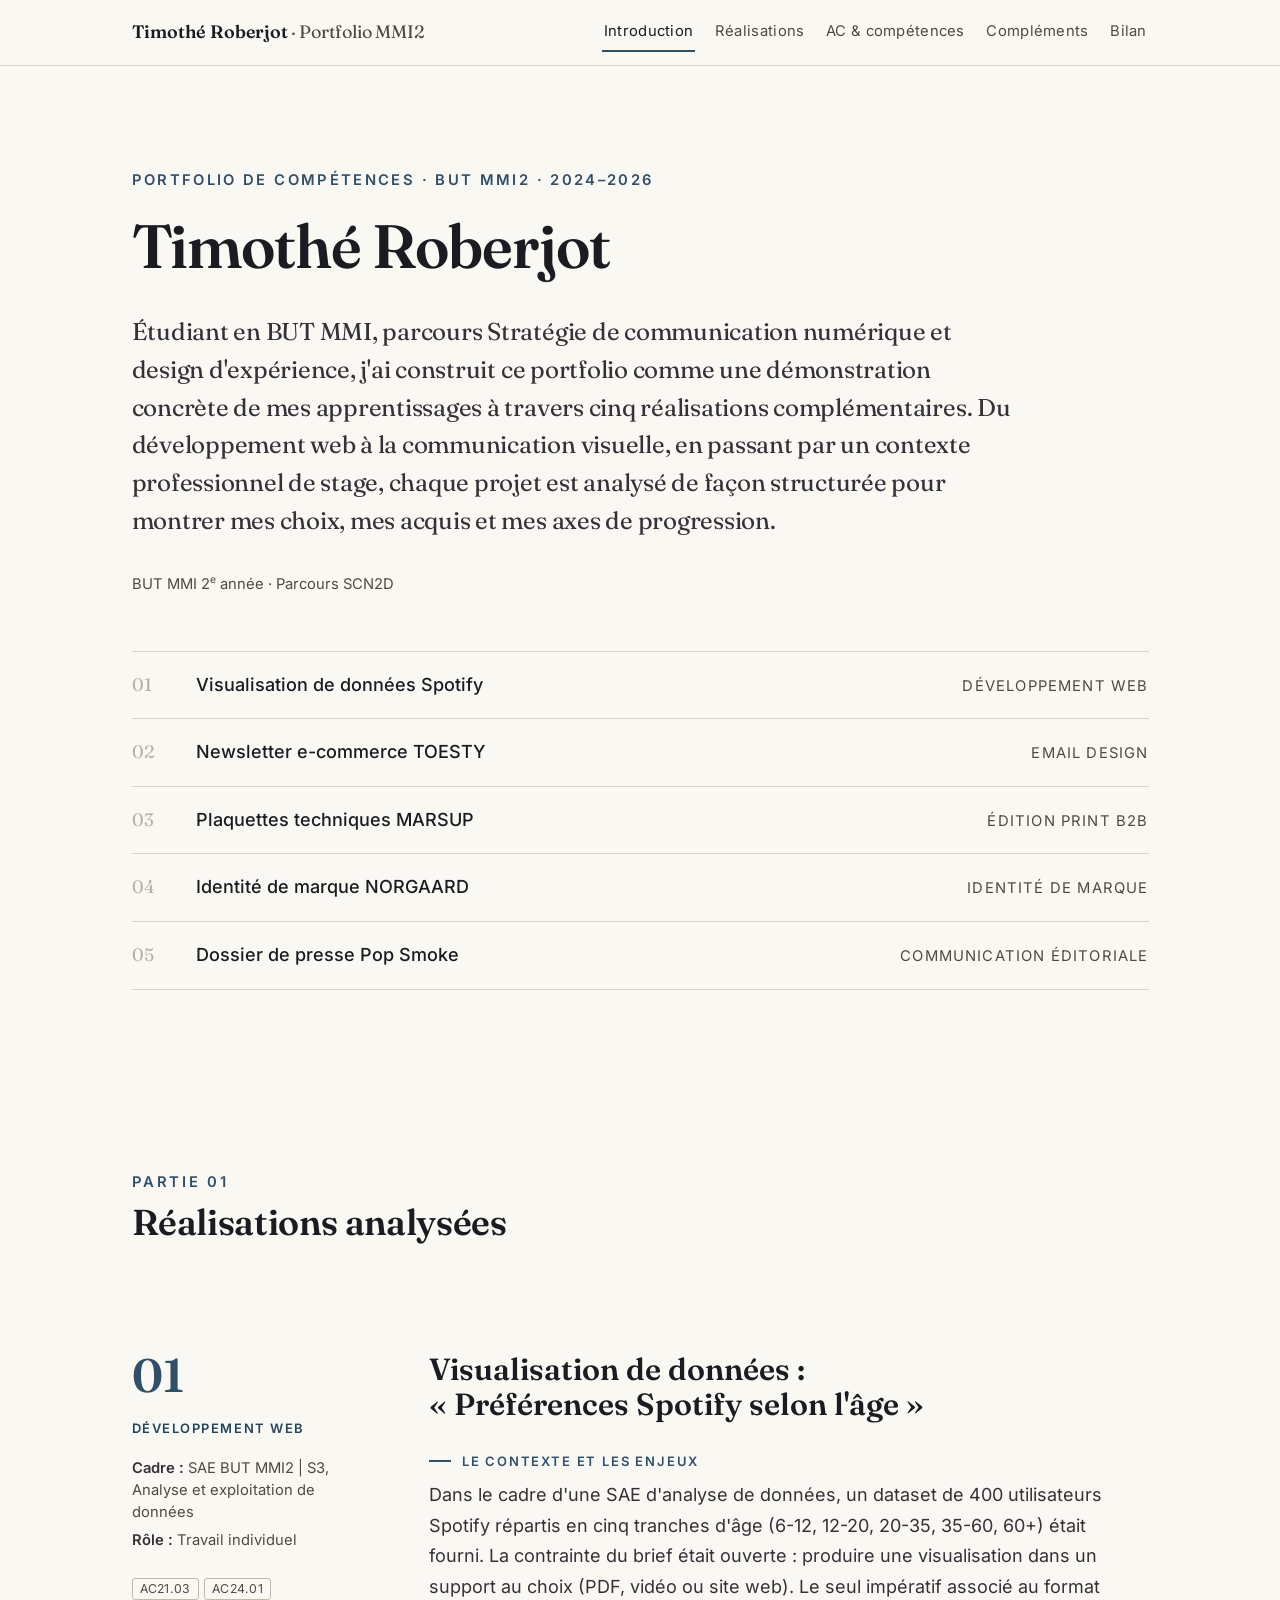
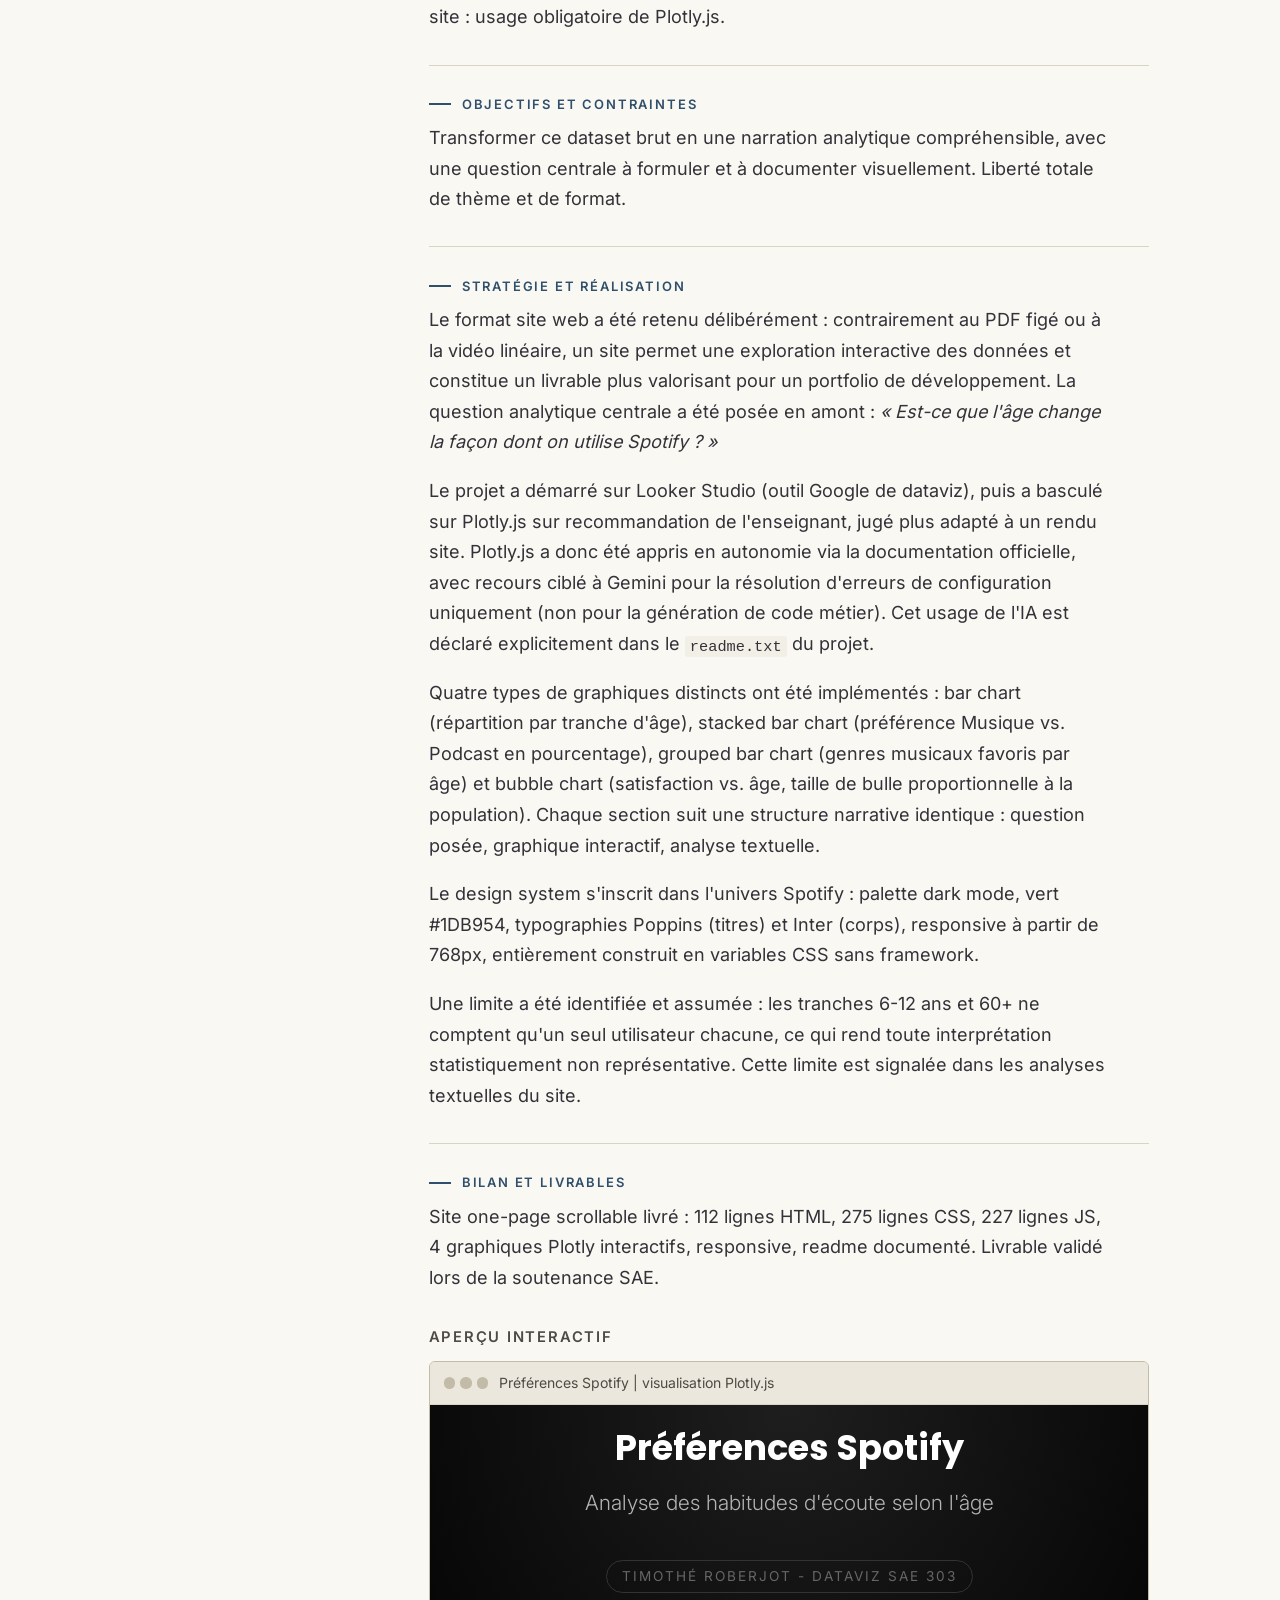
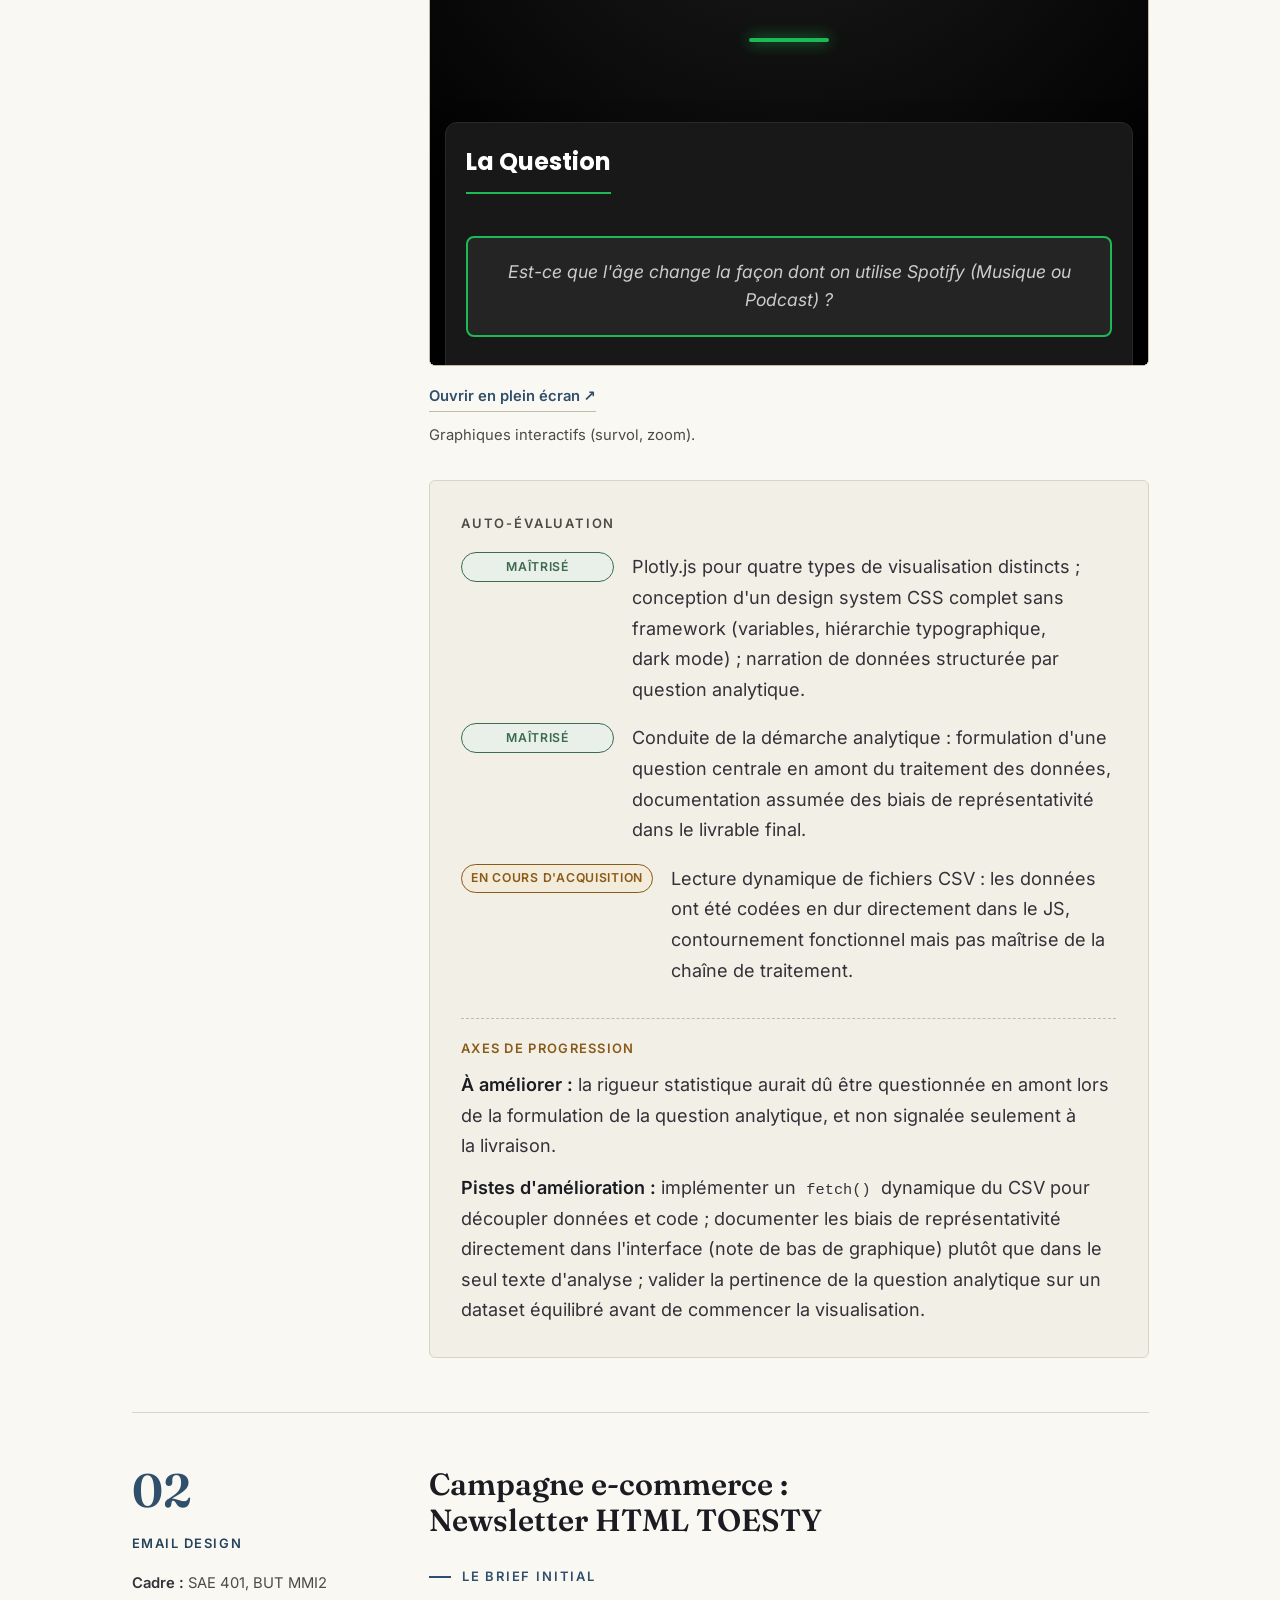
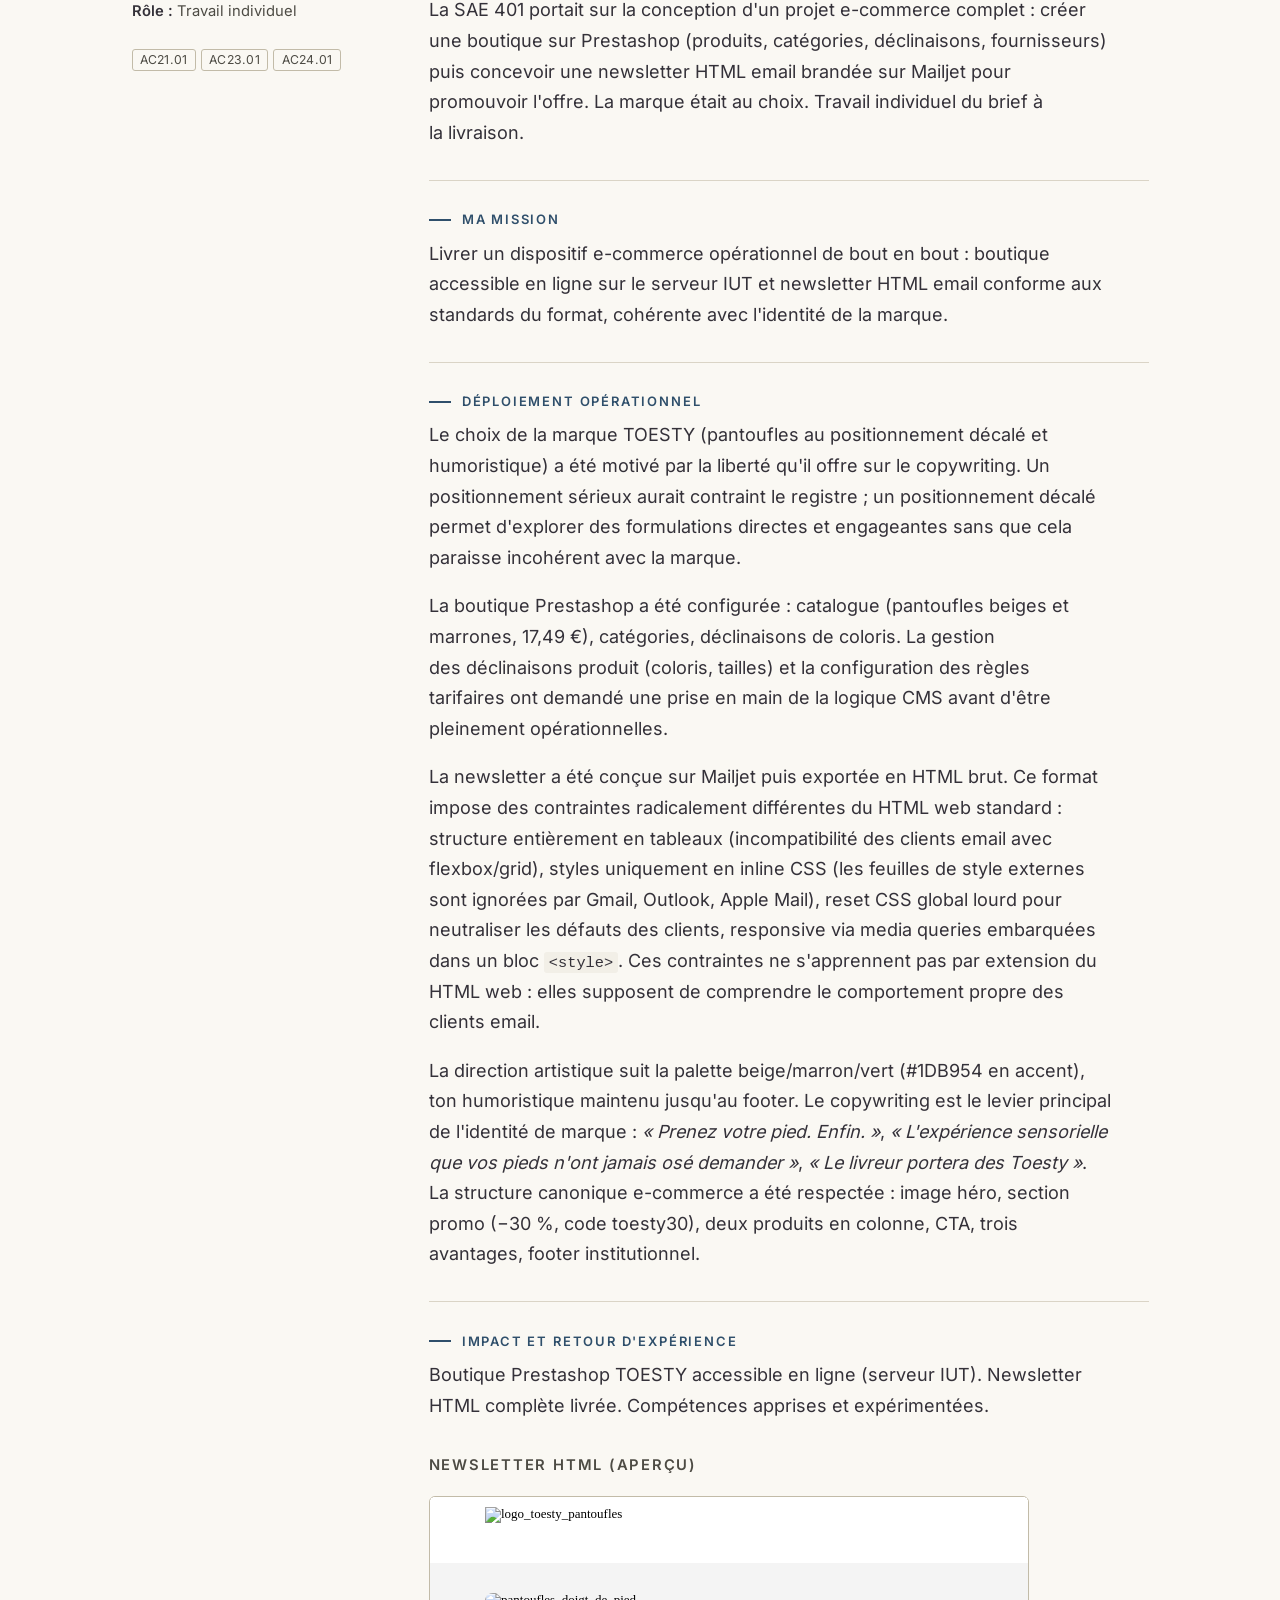
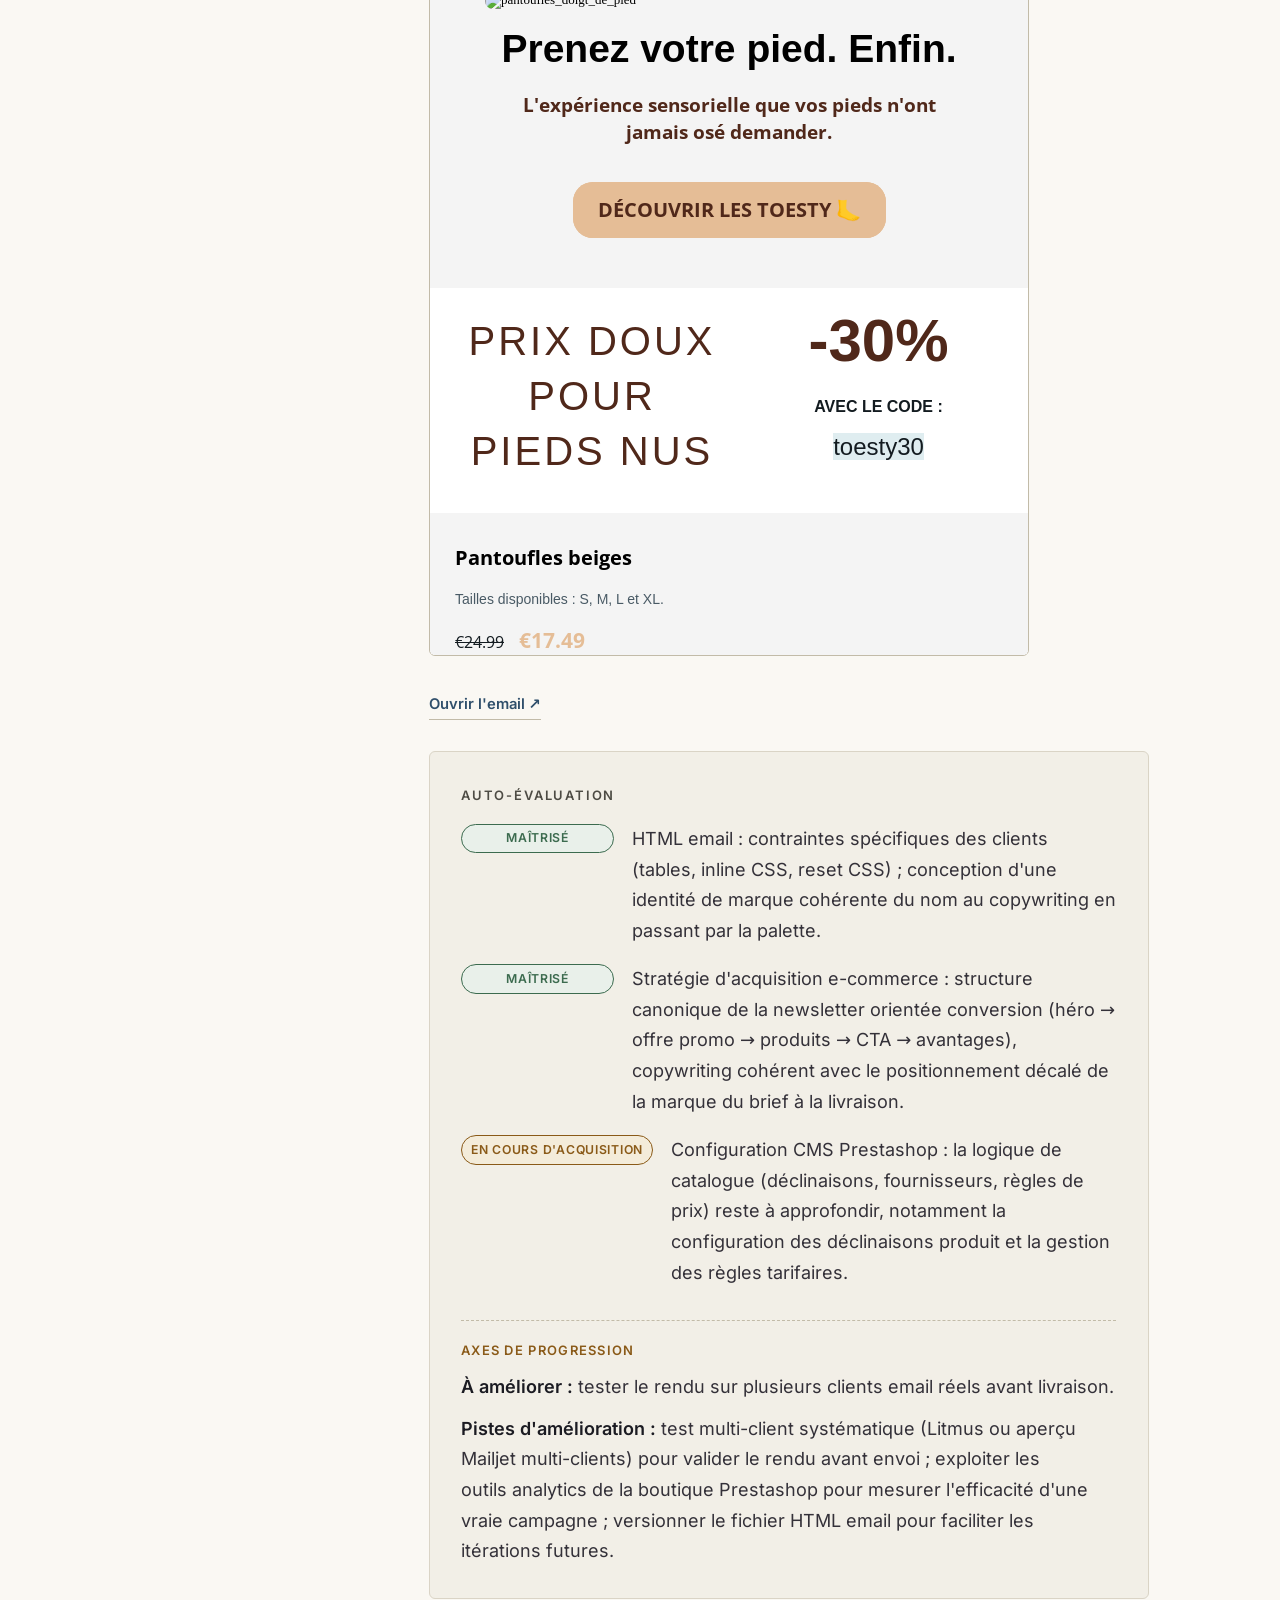
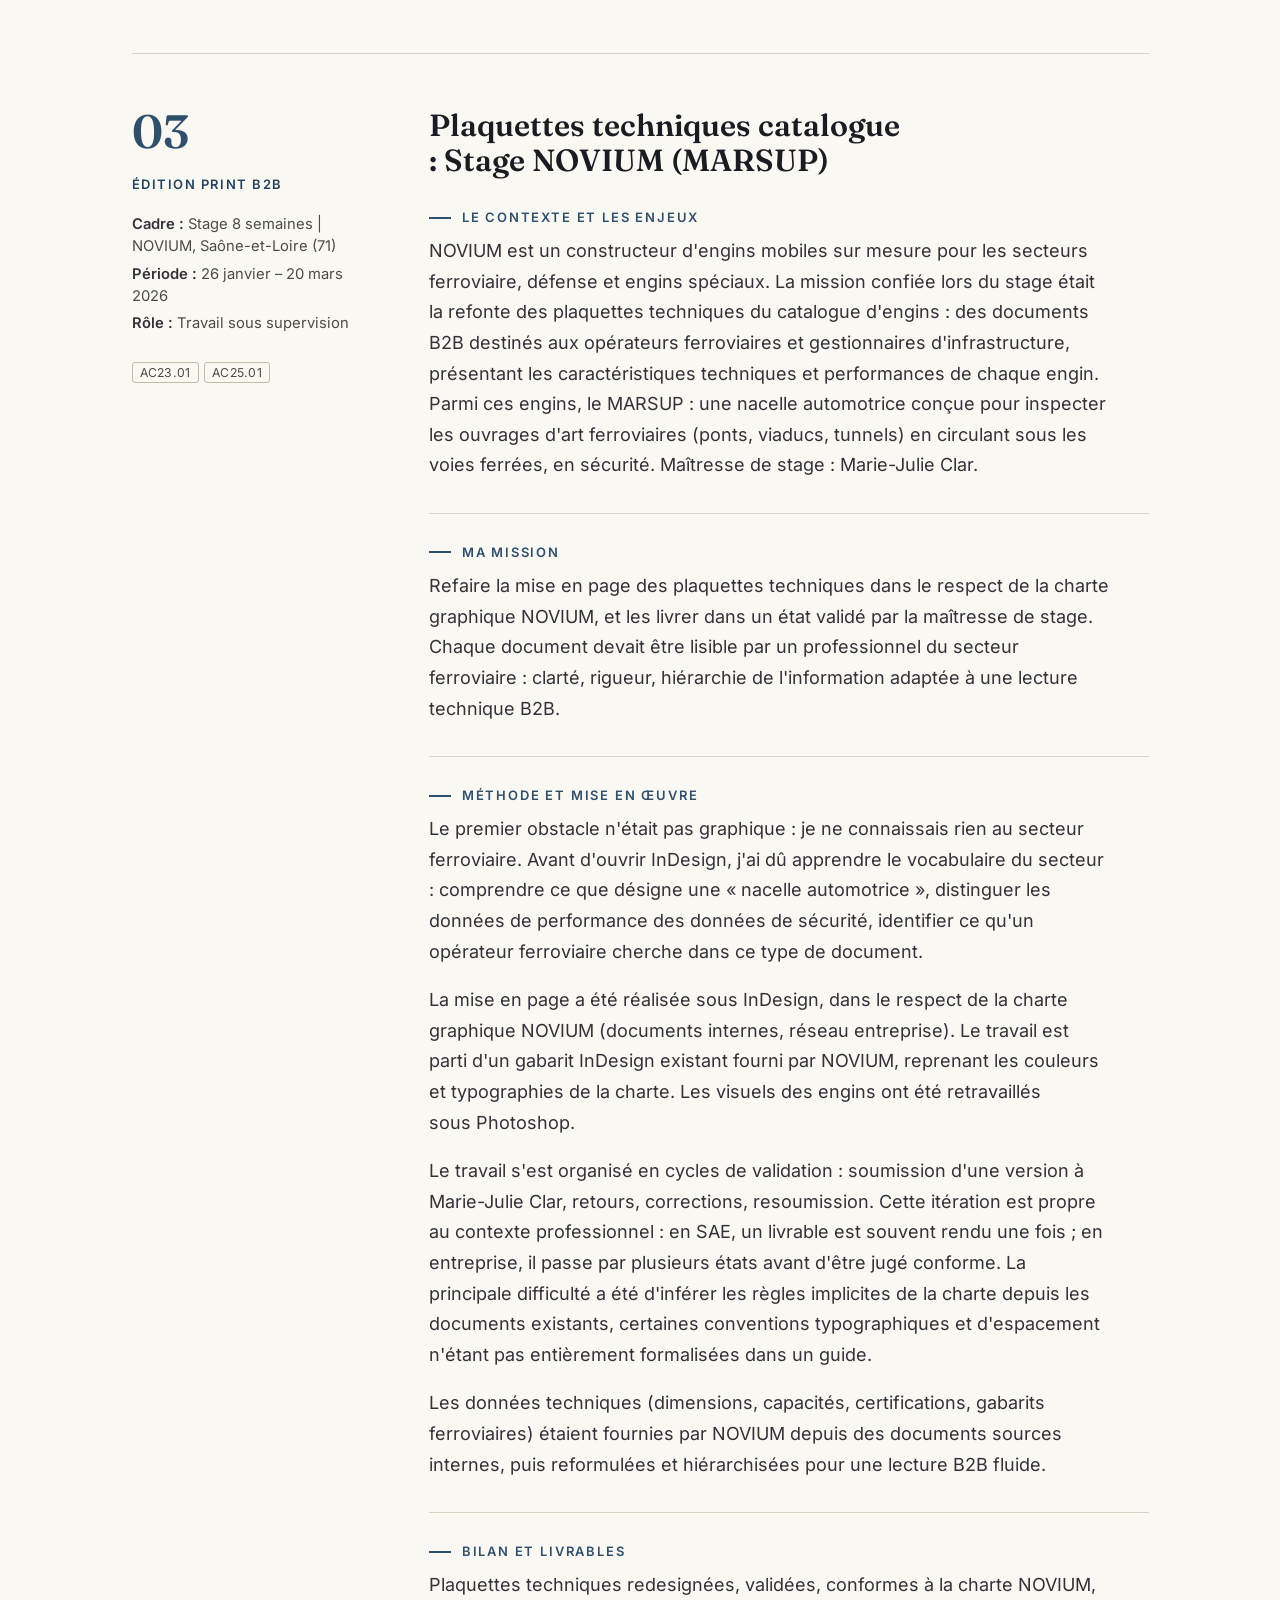
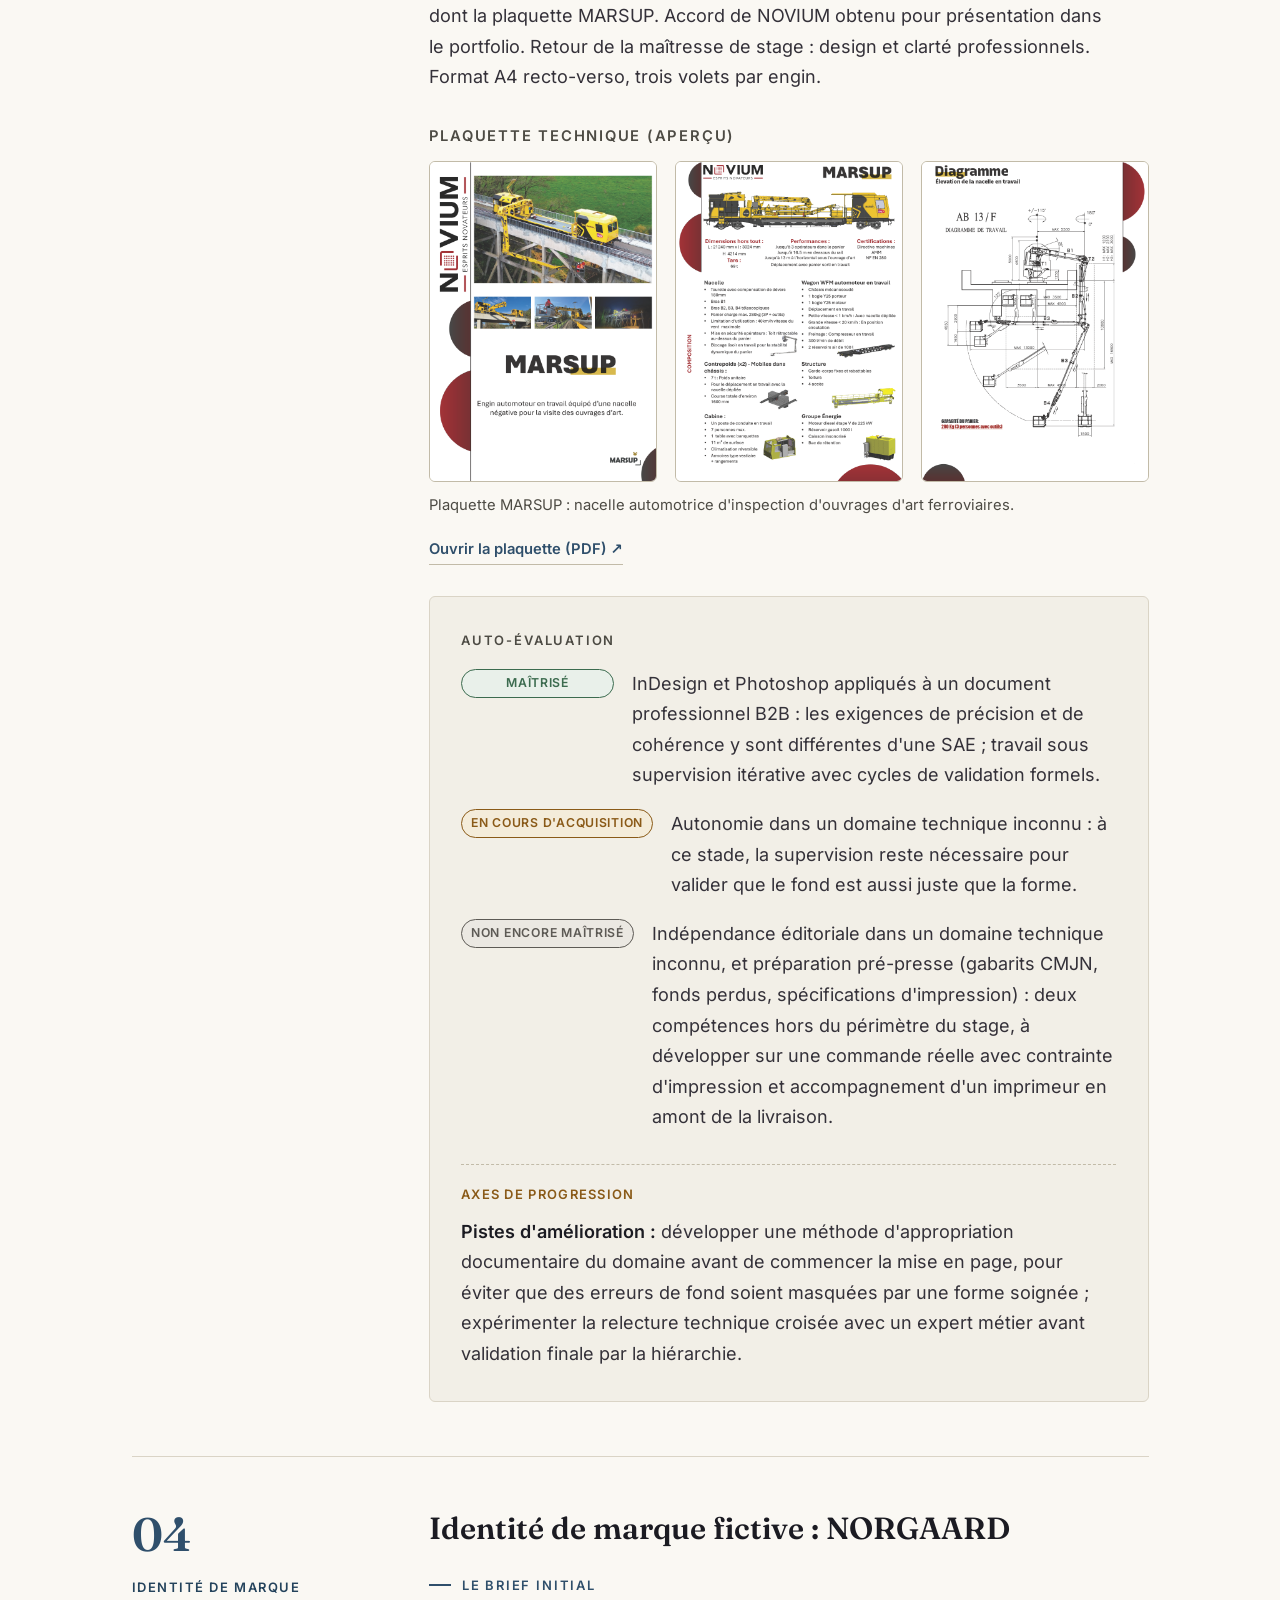
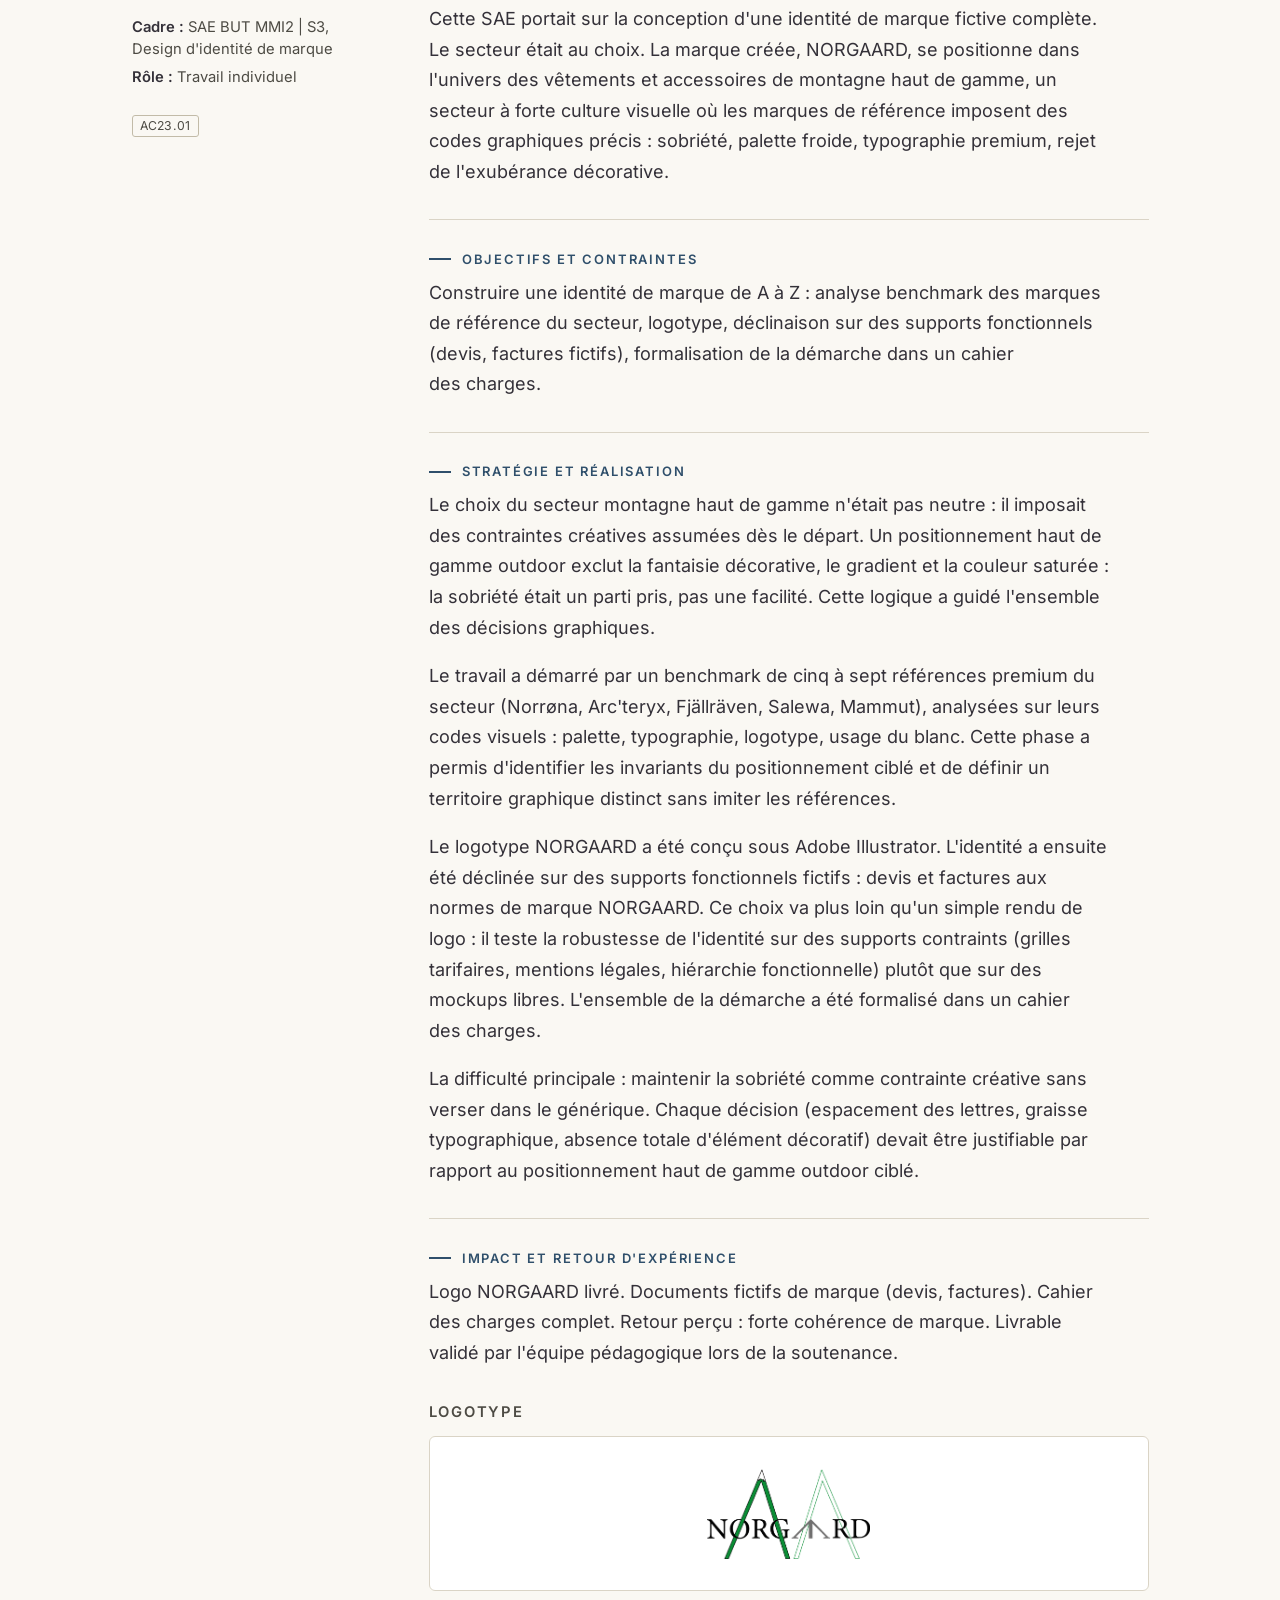
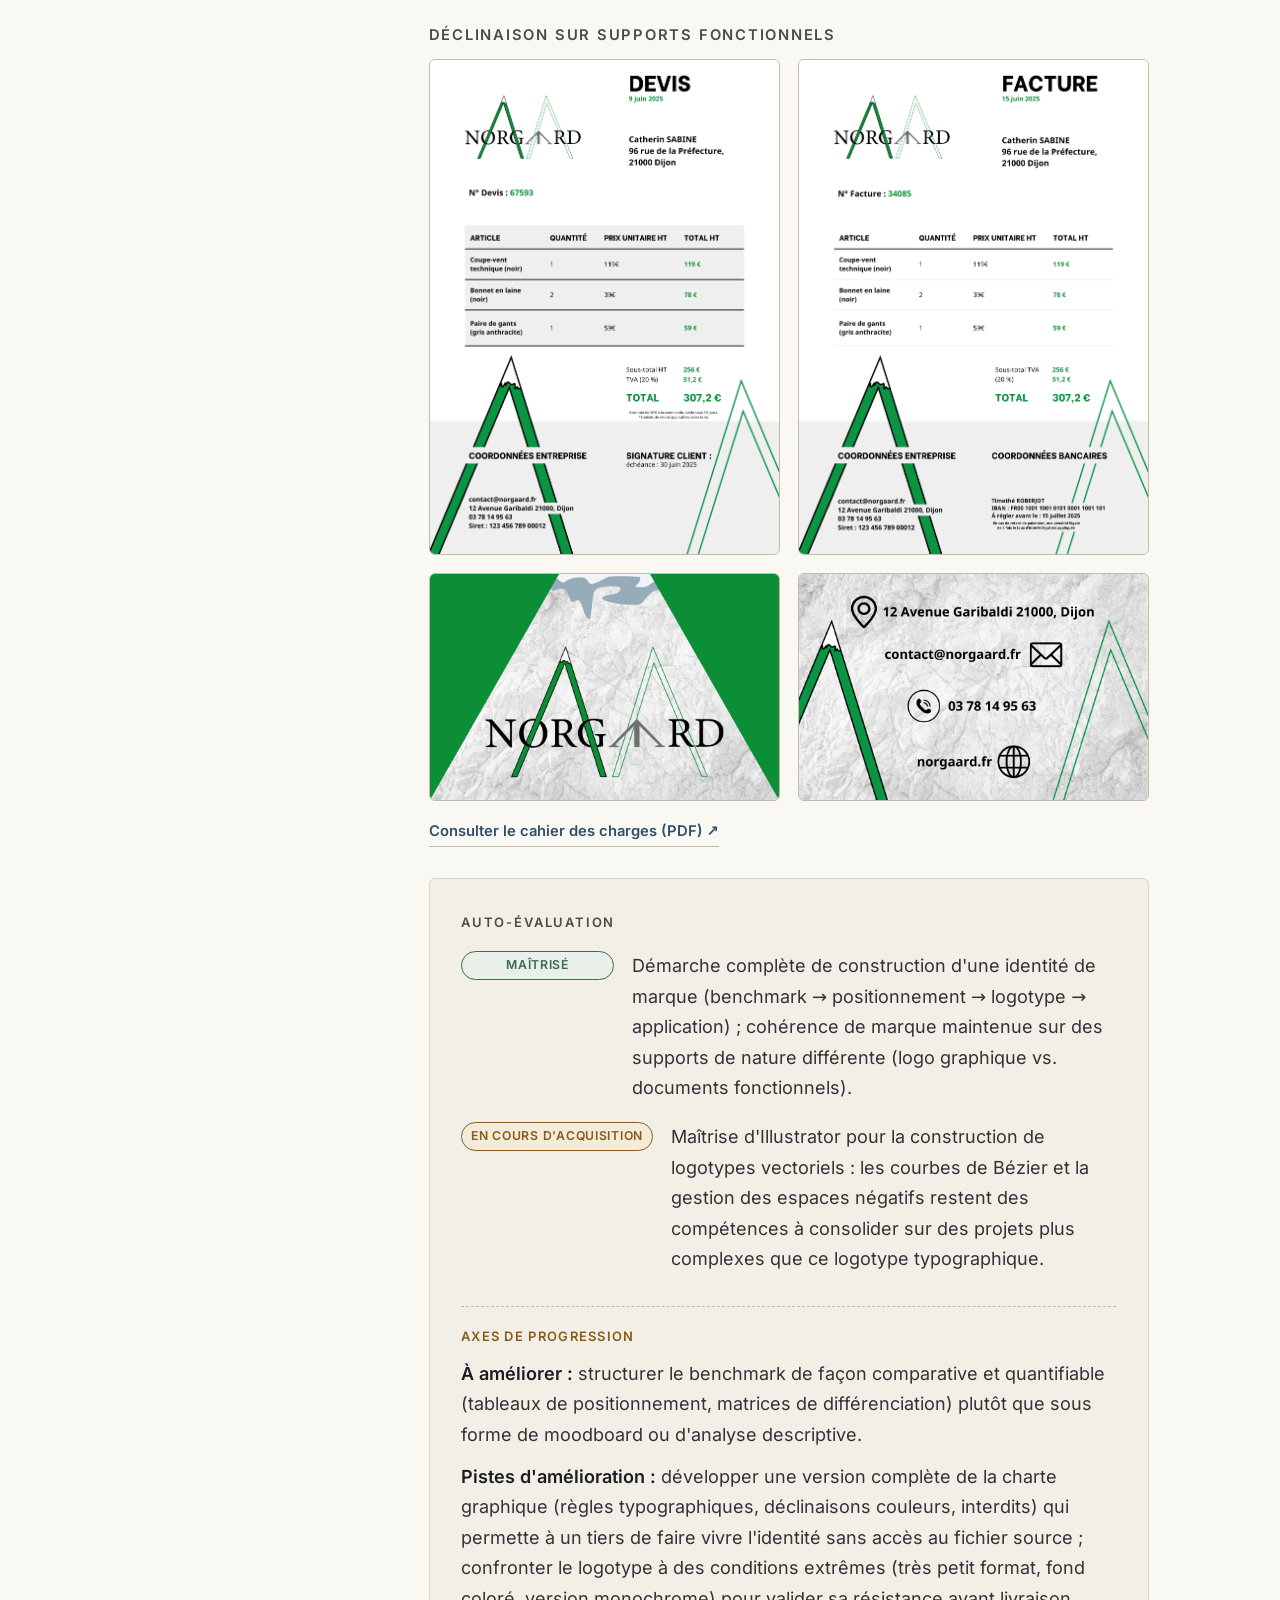
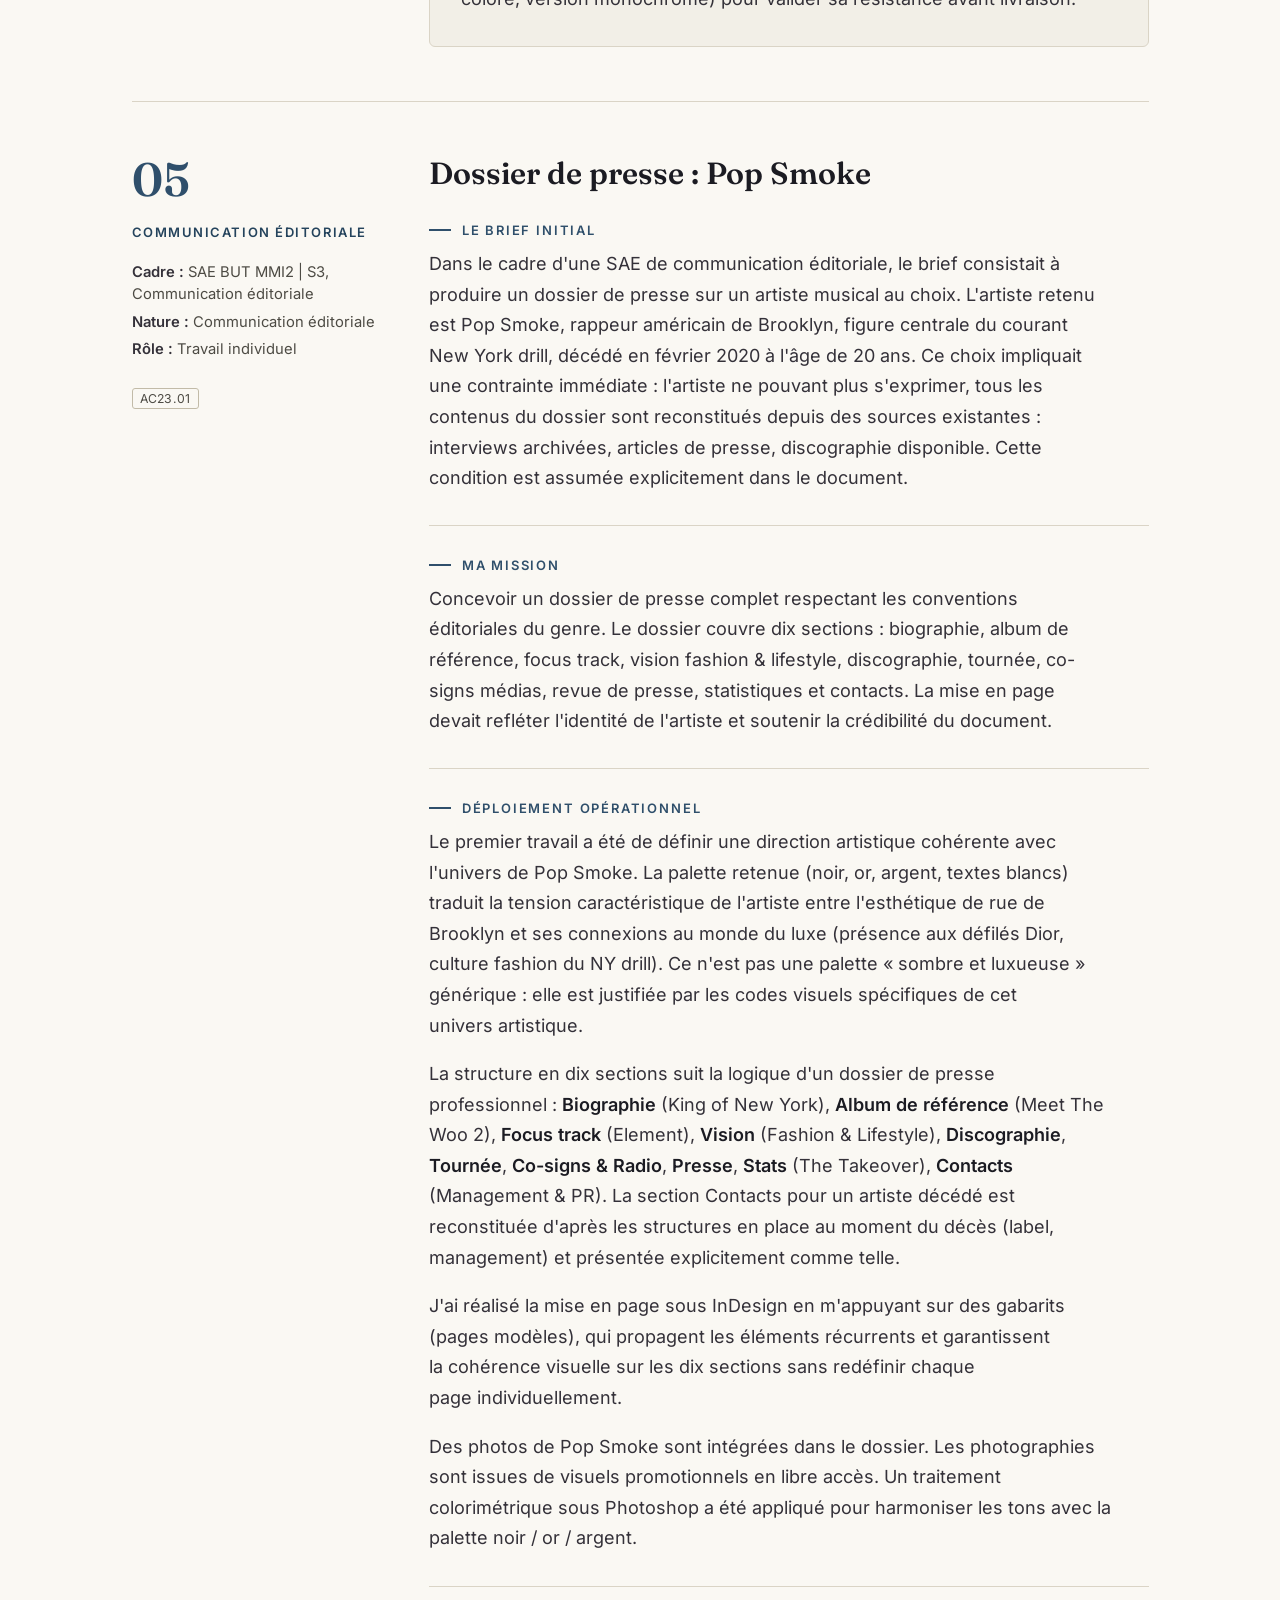
<file: src/index.html>
<!DOCTYPE html>
<html lang="fr">
<head>
  <meta charset="UTF-8" />
  <meta name="viewport" content="width=device-width, initial-scale=1.0" />
  <meta name="description" content="Portfolio de compétences de Timothé Roberjot, BUT MMI 2e année (parcours SCN2D). Cinq réalisations analysées par la méthode STAR et leur couverture des apprentissages critiques." />
  <title>Portfolio - Timothé Roberjot - BUT MMI2</title>

  <link rel="icon" href="data:image/svg+xml,%3Csvg xmlns='http://www.w3.org/2000/svg' viewBox='0 0 32 32'%3E%3Crect width='32' height='32' fill='%23faf8f3'/%3E%3Ctext x='16' y='23' font-family='Georgia,serif' font-size='20' font-weight='600' text-anchor='middle' fill='%23345470'%3ER%3C/text%3E%3C/svg%3E" />

  <link rel="preload" href="../assets/fonts/fraunces-latin.woff2" as="font" type="font/woff2" crossorigin />
  <link rel="preload" href="../assets/fonts/inter-latin.woff2" as="font" type="font/woff2" crossorigin />
  <link rel="stylesheet" href="styles/main.css" />
</head>
<body>

  <a class="skip-link" href="#main">Aller au contenu</a>

  <header class="site-header">
    <div class="site-header__inner">
      <a class="brand" href="#introduction">Timothé Roberjot <span>· Portfolio MMI2</span></a>
      <nav class="site-nav" aria-label="Navigation principale">
        <a href="#introduction">Introduction</a>
        <a href="#missions">Réalisations</a>
        <a href="#tableau-ac">AC &amp; compétences</a>
        <a href="#complements">Compléments</a>
        <a href="#bilan">Bilan</a>
      </nav>
    </div>
  </header>

  <main id="main" class="shell" tabindex="-1">

    <!-- ===================== HERO ===================== -->
    <section id="introduction" class="hero">
      <p class="hero__eyebrow">Portfolio de compétences · BUT MMI2 · 2024–2026</p>
      <h1>Timothé Roberjot</h1>
      <p class="hero__lead accroche">Étudiant en BUT MMI, parcours Stratégie de communication numérique et design d'expérience, j'ai construit ce portfolio comme une démonstration concrète de mes apprentissages à travers cinq réalisations complémentaires. Du développement web à la communication visuelle, en passant par un contexte professionnel de stage, chaque projet est analysé de façon structurée pour montrer mes choix, mes acquis et mes axes de progression.</p>
      <p class="hero__sub">BUT MMI 2<sup>e</sup> année &middot; Parcours SCN2D</p>

      <ul class="hero__index" aria-label="Index des réalisations">
        <li><a href="#mission-dataviz"><span class="num">01</span><span class="label">Visualisation de données Spotify</span><span class="disc">Développement web</span></a></li>
        <li><a href="#mission-emailing"><span class="num">02</span><span class="label">Newsletter e-commerce TOESTY</span><span class="disc">Email design</span></a></li>
        <li><a href="#mission-marsup"><span class="num">03</span><span class="label">Plaquettes techniques MARSUP</span><span class="disc">Édition print B2B</span></a></li>
        <li><a href="#mission-norgaard"><span class="num">04</span><span class="label">Identité de marque NORGAARD</span><span class="disc">Identité de marque</span></a></li>
        <li><a href="#mission-popsmoke"><span class="num">05</span><span class="label">Dossier de presse Pop Smoke</span><span class="disc">Communication éditoriale</span></a></li>
      </ul>
    </section>

    <!-- ===================== RÉALISATIONS ===================== -->
    <section id="missions" class="section">
      <div class="section__head">
        <span class="section__num">Partie 01</span>
        <h2>Réalisations analysées</h2>
      </div>

      <div class="missions">

        <!-- Mission 1 : Site de visualisation de données -->
        <article id="mission-dataviz" class="mission">
          <div class="mission__rail">
            <span class="mission__index">01</span>
            <span class="mission__discipline">Développement web</span>
            <dl class="mission__meta">
              <div><dt>Cadre :</dt> <dd>SAE BUT MMI2 | S3, Analyse et exploitation de données</dd></div>
              <div><dt>Rôle :</dt> <dd>Travail individuel</dd></div>
            </dl>
            <ul class="ac-list" aria-label="Apprentissages critiques démontrés">
              <li><a class="ac-chip" href="#tableau-ac">AC21.03</a></li>
              <li><a class="ac-chip" href="#tableau-ac">AC24.01</a></li>
            </ul>
          </div>

          <div class="mission__body">
            <h3>Visualisation de données : &laquo;&nbsp;Préférences Spotify selon l'âge&nbsp;&raquo;</h3>

            <div class="star-block">
              <h4>Le contexte et les enjeux</h4>
              <p>Dans le cadre d'une SAE d'analyse de données, un dataset de 400 utilisateurs Spotify répartis en cinq tranches d'âge (6-12, 12-20, 20-35, 35-60, 60+) était fourni. La contrainte du brief était ouverte : produire une visualisation dans un support au choix (PDF, vidéo ou site web). Le seul impératif associé au format site : usage obligatoire de Plotly.js.</p>
            </div>

            <div class="star-block">
              <h4>Objectifs et contraintes</h4>
              <p>Transformer ce dataset brut en une narration analytique compréhensible, avec une question centrale à formuler et à documenter visuellement. Liberté totale de thème et de format.</p>
            </div>

            <div class="star-block">
              <h4>Stratégie et réalisation</h4>
              <p>Le format site web a été retenu délibérément : contrairement au PDF figé ou à la vidéo linéaire, un site permet une exploration interactive des données et constitue un livrable plus valorisant pour un portfolio de développement. La question analytique centrale a été posée en amont : <em>&laquo;&nbsp;Est-ce que l'âge change la façon dont on utilise Spotify&nbsp;?&nbsp;&raquo;</em></p>
              <p>Le projet a démarré sur Looker Studio (outil Google de dataviz), puis a basculé sur Plotly.js sur recommandation de l'enseignant, jugé plus adapté à un rendu site. Plotly.js a donc été appris en autonomie via la documentation officielle, avec recours ciblé à Gemini pour la résolution d'erreurs de configuration uniquement (non pour la génération de code métier). Cet usage de l'IA est déclaré explicitement dans le <code>readme.txt</code> du projet.</p>
              <p>Quatre types de graphiques distincts ont été implémentés : bar chart (répartition par tranche d'âge), stacked bar chart (préférence Musique vs. Podcast en pourcentage), grouped bar chart (genres musicaux favoris par âge) et bubble chart (satisfaction vs. âge, taille de bulle proportionnelle à la population). Chaque section suit une structure narrative identique : question posée, graphique interactif, analyse textuelle.</p>
              <p>Le design system s'inscrit dans l'univers Spotify : palette dark mode, vert #1DB954, typographies Poppins (titres) et Inter (corps), responsive à partir de 768px, entièrement construit en variables CSS sans framework.</p>
              <p>Une limite a été identifiée et assumée : les tranches 6-12 ans et 60+ ne comptent qu'un seul utilisateur chacune, ce qui rend toute interprétation statistiquement non représentative. Cette limite est signalée dans les analyses textuelles du site.</p>
            </div>

            <div class="star-block">
              <h4>Bilan et livrables</h4>
              <p>Site one-page scrollable livré : 112 lignes HTML, 275 lignes CSS, 227 lignes JS, 4 graphiques Plotly interactifs, responsive, readme documenté. Livrable validé lors de la soutenance SAE.</p>

              <div class="deliverable deliverable--embed">
                <p class="deliverable__lead">Aperçu interactif</p>
                <div class="frame frame--app">
                  <div class="frame__bar">
                    <span class="frame__dots"><span></span><span></span><span></span></span>
                    <span class="frame__label">Préférences Spotify | visualisation Plotly.js</span>
                  </div>
                  <iframe src="travaux/site_dataviz/index.html" title="Site de visualisation de données Spotify (interactif)" loading="lazy"></iframe>
                </div>
                <a class="deliverable__cta" href="travaux/site_dataviz/index.html" target="_blank" rel="noopener">Ouvrir en plein écran ↗</a>
                <p class="deliverable__note">Graphiques interactifs (survol, zoom).</p>
              </div>
            </div>

            <div class="auto-evaluation">
              <p class="auto-evaluation__title">Auto-évaluation</p>
              <div class="eval-item"><span class="niveau niveau--ok">Maîtrisé</span><p>Plotly.js pour quatre types de visualisation distincts&nbsp;; conception d'un design system CSS complet sans framework (variables, hiérarchie typographique, dark mode)&nbsp;; narration de données structurée par question analytique.</p></div>
              <div class="eval-item"><span class="niveau niveau--ok">Maîtrisé</span><p>Conduite de la démarche analytique : formulation d'une question centrale en amont du traitement des données, documentation assumée des biais de représentativité dans le livrable final.</p></div>
              <div class="eval-item"><span class="niveau niveau--progress">En cours d'acquisition</span><p>Lecture dynamique de fichiers CSV : les données ont été codées en dur directement dans le JS, contournement fonctionnel mais pas maîtrise de la chaîne de traitement.</p></div>
              <div class="eval-improve">
                <p class="eval-improve__title">Axes de progression</p>
                <p><strong>À améliorer&nbsp;:</strong> la rigueur statistique aurait dû être questionnée en amont lors de la formulation de la question analytique, et non signalée seulement à la livraison.</p>
                <p><strong>Pistes d'amélioration&nbsp;:</strong> implémenter un <code>fetch()</code> dynamique du CSV pour découpler données et code&nbsp;; documenter les biais de représentativité directement dans l'interface (note de bas de graphique) plutôt que dans le seul texte d'analyse&nbsp;; valider la pertinence de la question analytique sur un dataset équilibré avant de commencer la visualisation.</p>
              </div>
            </div>
          </div>
        </article>

        <!-- Mission 2 : Campagne e-commerce TOESTY -->
        <article id="mission-emailing" class="mission">
          <div class="mission__rail">
            <span class="mission__index">02</span>
            <span class="mission__discipline">Email design</span>
            <dl class="mission__meta">
              <div><dt>Cadre :</dt> <dd>SAE 401, BUT MMI2</dd></div>
              <div><dt>Rôle :</dt> <dd>Travail individuel</dd></div>
            </dl>
            <ul class="ac-list" aria-label="Apprentissages critiques démontrés">
              <li><a class="ac-chip" href="#tableau-ac">AC21.01</a></li>
              <li><a class="ac-chip" href="#tableau-ac">AC23.01</a></li>
              <li><a class="ac-chip" href="#tableau-ac">AC24.01</a></li>
            </ul>
          </div>

          <div class="mission__body">
            <h3>Campagne e-commerce : Newsletter HTML TOESTY</h3>

            <div class="star-block">
              <h4>Le brief initial</h4>
              <p>La SAE 401 portait sur la conception d'un projet e-commerce complet : créer une boutique sur Prestashop (produits, catégories, déclinaisons, fournisseurs) puis concevoir une newsletter HTML email brandée sur Mailjet pour promouvoir l'offre. La marque était au choix. Travail individuel du brief à la livraison.</p>
            </div>

            <div class="star-block">
              <h4>Ma mission</h4>
              <p>Livrer un dispositif e-commerce opérationnel de bout en bout : boutique accessible en ligne sur le serveur IUT et newsletter HTML email conforme aux standards du format, cohérente avec l'identité de la marque.</p>
            </div>

            <div class="star-block">
              <h4>Déploiement opérationnel</h4>
              <p>Le choix de la marque TOESTY (pantoufles au positionnement décalé et humoristique) a été motivé par la liberté qu'il offre sur le copywriting. Un positionnement sérieux aurait contraint le registre&nbsp;; un positionnement décalé permet d'explorer des formulations directes et engageantes sans que cela paraisse incohérent avec la marque.</p>
              <p>La boutique Prestashop a été configurée : catalogue (pantoufles beiges et marrones, 17,49&nbsp;&euro;), catégories, déclinaisons de coloris. La gestion des déclinaisons produit (coloris, tailles) et la configuration des règles tarifaires ont demandé une prise en main de la logique CMS avant d'être pleinement opérationnelles.</p>
              <p>La newsletter a été conçue sur Mailjet puis exportée en HTML brut. Ce format impose des contraintes radicalement différentes du HTML web standard : structure entièrement en tableaux (incompatibilité des clients email avec flexbox/grid), styles uniquement en inline CSS (les feuilles de style externes sont ignorées par Gmail, Outlook, Apple Mail), reset CSS global lourd pour neutraliser les défauts des clients, responsive via media queries embarquées dans un bloc <code>&lt;style&gt;</code>. Ces contraintes ne s'apprennent pas par extension du HTML web : elles supposent de comprendre le comportement propre des clients email.</p>
              <p>La direction artistique suit la palette beige/marron/vert (#1DB954 en accent), ton humoristique maintenu jusqu'au footer. Le copywriting est le levier principal de l'identité de marque : <em>&laquo;&nbsp;Prenez votre pied. Enfin.&nbsp;&raquo;</em>, <em>&laquo;&nbsp;L'expérience sensorielle que vos pieds n'ont jamais osé demander&nbsp;&raquo;</em>, <em>&laquo;&nbsp;Le livreur portera des Toesty&nbsp;&raquo;</em>. La structure canonique e-commerce a été respectée : image héro, section promo (&minus;30&nbsp;%, code toesty30), deux produits en colonne, CTA, trois avantages, footer institutionnel.</p>
            </div>

            <div class="star-block">
              <h4>Impact et retour d'expérience</h4>
              <p>Boutique Prestashop TOESTY accessible en ligne (serveur IUT). Newsletter HTML complète livrée. Compétences apprises et expérimentées.</p>

              <div class="deliverable">
                <p class="deliverable__lead">Newsletter HTML (aperçu)</p>
                <iframe class="email-frame" src="travaux/campagne_emailing/newsletter_ecommerce_TOESTY.html" title="Newsletter e-commerce TOESTY" sandbox="allow-same-origin" loading="lazy"></iframe>
                <a class="deliverable__cta" href="travaux/campagne_emailing/newsletter_ecommerce_TOESTY.html" target="_blank" rel="noopener">Ouvrir l'email ↗</a>
              </div>
            </div>

            <div class="auto-evaluation">
              <p class="auto-evaluation__title">Auto-évaluation</p>
              <div class="eval-item"><span class="niveau niveau--ok">Maîtrisé</span><p>HTML email : contraintes spécifiques des clients (tables, inline CSS, reset CSS)&nbsp;; conception d'une identité de marque cohérente du nom au copywriting en passant par la palette.</p></div>
              <div class="eval-item"><span class="niveau niveau--ok">Maîtrisé</span><p>Stratégie d'acquisition e-commerce : structure canonique de la newsletter orientée conversion (héro &rarr; offre promo &rarr; produits &rarr; CTA &rarr; avantages), copywriting cohérent avec le positionnement décalé de la marque du brief à la livraison.</p></div>
              <div class="eval-item"><span class="niveau niveau--progress">En cours d'acquisition</span><p>Configuration CMS Prestashop : la logique de catalogue (déclinaisons, fournisseurs, règles de prix) reste à approfondir, notamment la configuration des déclinaisons produit et la gestion des règles tarifaires.</p></div>
              <div class="eval-improve">
                <p class="eval-improve__title">Axes de progression</p>
                <p><strong>À améliorer&nbsp;:</strong> tester le rendu sur plusieurs clients email réels avant livraison.</p>
                <p><strong>Pistes d'amélioration&nbsp;:</strong> test multi-client systématique (Litmus ou aperçu Mailjet multi-clients) pour valider le rendu avant envoi&nbsp;; exploiter les outils analytics de la boutique Prestashop pour mesurer l'efficacité d'une vraie campagne&nbsp;; versionner le fichier HTML email pour faciliter les itérations futures.</p>
              </div>
            </div>
          </div>
        </article>

        <!-- Mission 3 : Plaquettes techniques NOVIUM / MARSUP -->
        <article id="mission-marsup" class="mission">
          <div class="mission__rail">
            <span class="mission__index">03</span>
            <span class="mission__discipline">Édition print B2B</span>
            <dl class="mission__meta">
              <div><dt>Cadre :</dt> <dd>Stage 8 semaines | NOVIUM, Saône-et-Loire (71)</dd></div>
              <div><dt>Période :</dt> <dd>26 janvier &ndash; 20 mars 2026</dd></div>
              <div><dt>Rôle :</dt> <dd>Travail sous supervision</dd></div>
            </dl>
            <ul class="ac-list" aria-label="Apprentissages critiques démontrés">
              <li><a class="ac-chip" href="#tableau-ac">AC23.01</a></li>
              <li><a class="ac-chip" href="#tableau-ac">AC25.01</a></li>
            </ul>
          </div>

          <div class="mission__body">
            <h3>Plaquettes techniques catalogue : Stage NOVIUM (MARSUP)</h3>

            <div class="star-block">
              <h4>Le contexte et les enjeux</h4>
              <p>NOVIUM est un constructeur d'engins mobiles sur mesure pour les secteurs ferroviaire, défense et engins spéciaux. La mission confiée lors du stage était la refonte des plaquettes techniques du catalogue d'engins : des documents B2B destinés aux opérateurs ferroviaires et gestionnaires d'infrastructure, présentant les caractéristiques techniques et performances de chaque engin. Parmi ces engins, le MARSUP : une nacelle automotrice conçue pour inspecter les ouvrages d'art ferroviaires (ponts, viaducs, tunnels) en circulant sous les voies ferrées, en sécurité. Maîtresse de stage : Marie-Julie Clar.</p>
            </div>

            <div class="star-block">
              <h4>Ma mission</h4>
              <p>Refaire la mise en page des plaquettes techniques dans le respect de la charte graphique NOVIUM, et les livrer dans un état validé par la maîtresse de stage. Chaque document devait être lisible par un professionnel du secteur ferroviaire : clarté, rigueur, hiérarchie de l'information adaptée à une lecture technique B2B.</p>
            </div>

            <div class="star-block">
              <h4>Méthode et mise en œuvre</h4>
              <p>Le premier obstacle n'était pas graphique : je ne connaissais rien au secteur ferroviaire. Avant d'ouvrir InDesign, j'ai dû apprendre le vocabulaire du secteur : comprendre ce que désigne une &laquo;&nbsp;nacelle automotrice&nbsp;&raquo;, distinguer les données de performance des données de sécurité, identifier ce qu'un opérateur ferroviaire cherche dans ce type de document.</p>
              <p>La mise en page a été réalisée sous InDesign, dans le respect de la charte graphique NOVIUM (documents internes, réseau entreprise). Le travail est parti d'un gabarit InDesign existant fourni par NOVIUM, reprenant les couleurs et typographies de la charte. Les visuels des engins ont été retravaillés sous Photoshop.</p>
              <p>Le travail s'est organisé en cycles de validation : soumission d'une version à Marie-Julie Clar, retours, corrections, resoumission. Cette itération est propre au contexte professionnel : en SAE, un livrable est souvent rendu une fois&nbsp;; en entreprise, il passe par plusieurs états avant d'être jugé conforme. La principale difficulté a été d'inférer les règles implicites de la charte depuis les documents existants, certaines conventions typographiques et d'espacement n'étant pas entièrement formalisées dans un guide.</p>
              <p>Les données techniques (dimensions, capacités, certifications, gabarits ferroviaires) étaient fournies par NOVIUM depuis des documents sources internes, puis reformulées et hiérarchisées pour une lecture B2B fluide.</p>
            </div>

            <div class="star-block">
              <h4>Bilan et livrables</h4>
              <p>Plaquettes techniques redesignées, validées, conformes à la charte NOVIUM, dont la plaquette MARSUP. Accord de NOVIUM obtenu pour présentation dans le portfolio. Retour de la maîtresse de stage : design et clarté professionnels. Format A4 recto-verso, trois volets par engin.</p>

              <div class="deliverable deliverable--preview">
                <p class="deliverable__lead">Plaquette technique (aperçu)</p>
                <figure class="deliv-figure">
                  <div class="deliv-pages">
                    <div class="deliv-media"><img src="travaux/Plaquette_technique_MARSUP/1.png" alt="Plaquette MARSUP &mdash; page 1" loading="lazy" /></div>
                    <div class="deliv-media"><img src="travaux/Plaquette_technique_MARSUP/2.png" alt="Plaquette MARSUP &mdash; page 2" loading="lazy" /></div>
                    <div class="deliv-media"><img src="travaux/Plaquette_technique_MARSUP/3.png" alt="Plaquette MARSUP &mdash; page 3" loading="lazy" /></div>
                  </div>
                  <figcaption>Plaquette MARSUP : nacelle automotrice d'inspection d'ouvrages d'art ferroviaires.</figcaption>
                </figure>
                <a class="deliverable__cta" href="travaux/Plaquette_technique_MARSUP/Plaquette_technique_MARSUP.pdf" target="_blank" rel="noopener">Ouvrir la plaquette (PDF) ↗</a>
              </div>
            </div>

            <div class="auto-evaluation">
              <p class="auto-evaluation__title">Auto-évaluation</p>
              <div class="eval-item"><span class="niveau niveau--ok">Maîtrisé</span><p>InDesign et Photoshop appliqués à un document professionnel B2B : les exigences de précision et de cohérence y sont différentes d'une SAE&nbsp;; travail sous supervision itérative avec cycles de validation formels.</p></div>
              <div class="eval-item"><span class="niveau niveau--progress">En cours d'acquisition</span><p>Autonomie dans un domaine technique inconnu : à ce stade, la supervision reste nécessaire pour valider que le fond est aussi juste que la forme.</p></div>
              <div class="eval-item"><span class="niveau niveau--todo">Non encore maîtrisé</span><p>Indépendance éditoriale dans un domaine technique inconnu, et préparation pré-presse (gabarits CMJN, fonds perdus, spécifications d'impression) : deux compétences hors du périmètre du stage, à développer sur une commande réelle avec contrainte d'impression et accompagnement d'un imprimeur en amont de la livraison.</p></div>
              <div class="eval-improve">
                <p class="eval-improve__title">Axes de progression</p>
                <p><strong>Pistes d'amélioration&nbsp;:</strong> développer une méthode d'appropriation documentaire du domaine avant de commencer la mise en page, pour éviter que des erreurs de fond soient masquées par une forme soignée&nbsp;; expérimenter la relecture technique croisée avec un expert métier avant validation finale par la hiérarchie.</p>
              </div>
            </div>
          </div>
        </article>

        <!-- Mission 4 : Identité de marque NORGAARD -->
        <article id="mission-norgaard" class="mission">
          <div class="mission__rail">
            <span class="mission__index">04</span>
            <span class="mission__discipline">Identité de marque</span>
            <dl class="mission__meta">
              <div><dt>Cadre :</dt> <dd>SAE BUT MMI2 | S3, Design d'identité de marque</dd></div>
              <div><dt>Rôle :</dt> <dd>Travail individuel</dd></div>
            </dl>
            <ul class="ac-list" aria-label="Apprentissages critiques démontrés">
              <li><a class="ac-chip" href="#tableau-ac">AC23.01</a></li>
            </ul>
          </div>

          <div class="mission__body">
            <h3>Identité de marque fictive : NORGAARD</h3>

            <div class="star-block">
              <h4>Le brief initial</h4>
              <p>Cette SAE portait sur la conception d'une identité de marque fictive complète. Le secteur était au choix. La marque créée, NORGAARD, se positionne dans l'univers des vêtements et accessoires de montagne haut de gamme, un secteur à forte culture visuelle où les marques de référence imposent des codes graphiques précis : sobriété, palette froide, typographie premium, rejet de l'exubérance décorative.</p>
            </div>

            <div class="star-block">
              <h4>Objectifs et contraintes</h4>
              <p>Construire une identité de marque de A à Z : analyse benchmark des marques de référence du secteur, logotype, déclinaison sur des supports fonctionnels (devis, factures fictifs), formalisation de la démarche dans un cahier des charges.</p>
            </div>

            <div class="star-block">
              <h4>Stratégie et réalisation</h4>
              <p>Le choix du secteur montagne haut de gamme n'était pas neutre : il imposait des contraintes créatives assumées dès le départ. Un positionnement haut de gamme outdoor exclut la fantaisie décorative, le gradient et la couleur saturée : la sobriété était un parti pris, pas une facilité. Cette logique a guidé l'ensemble des décisions graphiques.</p>
              <p>Le travail a démarré par un benchmark de cinq à sept références premium du secteur (Norrøna, Arc'teryx, Fjällräven, Salewa, Mammut), analysées sur leurs codes visuels : palette, typographie, logotype, usage du blanc. Cette phase a permis d'identifier les invariants du positionnement ciblé et de définir un territoire graphique distinct sans imiter les références.</p>
              <p>Le logotype NORGAARD a été conçu sous Adobe Illustrator. L'identité a ensuite été déclinée sur des supports fonctionnels fictifs : devis et factures aux normes de marque NORGAARD. Ce choix va plus loin qu'un simple rendu de logo : il teste la robustesse de l'identité sur des supports contraints (grilles tarifaires, mentions légales, hiérarchie fonctionnelle) plutôt que sur des mockups libres. L'ensemble de la démarche a été formalisé dans un cahier des charges.</p>
              <p>La difficulté principale : maintenir la sobriété comme contrainte créative sans verser dans le générique. Chaque décision (espacement des lettres, graisse typographique, absence totale d'élément décoratif) devait être justifiable par rapport au positionnement haut de gamme outdoor ciblé.</p>
            </div>

            <div class="star-block">
              <h4>Impact et retour d'expérience</h4>
              <p>Logo NORGAARD livré. Documents fictifs de marque (devis, factures). Cahier des charges complet. Retour perçu : forte cohérence de marque. Livrable validé par l'équipe pédagogique lors de la soutenance.</p>

              <div class="deliverable deliverable--identity">
                <p class="deliverable__lead">Logotype</p>
                <div class="identity-board identity-board--solo">
                  <div class="identity-swatch identity-swatch--light">
                    <img src="travaux/NORGAARD/logo_norgaard_fond-transparent.png" alt="Logotype NORGAARD" loading="lazy" />
                  </div>
                </div>

                <p class="deliverable__lead deliverable__lead--sub">Déclinaison sur supports fonctionnels</p>
                <div class="gallery gallery--docs">
                  <a class="gallery__item" href="travaux/NORGAARD/devis.png" data-lightbox data-ph="Document indisponible" aria-label="Devis aux normes NORGAARD"><img src="travaux/NORGAARD/devis.png" alt="Devis fictif appliquant l'identité NORGAARD" loading="lazy" onerror="this.closest('.gallery__item').classList.add('is-missing')" /></a>
                  <a class="gallery__item" href="travaux/NORGAARD/facture.png" data-lightbox data-ph="Document indisponible" aria-label="Facture aux normes NORGAARD"><img src="travaux/NORGAARD/facture.png" alt="Facture fictive appliquant l'identité NORGAARD" loading="lazy" onerror="this.closest('.gallery__item').classList.add('is-missing')" /></a>
                  <a class="gallery__item" href="travaux/NORGAARD/Carte_de_visite_recto.png" data-lightbox data-ph="Document indisponible" aria-label="Carte de visite NORGAARD, recto"><img src="travaux/NORGAARD/Carte_de_visite_recto.png" alt="Carte de visite NORGAARD — recto" loading="lazy" onerror="this.closest('.gallery__item').classList.add('is-missing')" /></a>
                  <a class="gallery__item" href="travaux/NORGAARD/Carte_de_visite_verso.png" data-lightbox data-ph="Document indisponible" aria-label="Carte de visite NORGAARD, verso"><img src="travaux/NORGAARD/Carte_de_visite_verso.png" alt="Carte de visite NORGAARD — verso" loading="lazy" onerror="this.closest('.gallery__item').classList.add('is-missing')" /></a>
                </div>
                <a class="deliverable__cta" href="travaux/NORGAARD/CAHIER_DES_CHARGES_NORGAARD.pdf" target="_blank" rel="noopener">Consulter le cahier des charges (PDF) ↗</a>
              </div>
            </div>

            <div class="auto-evaluation">
              <p class="auto-evaluation__title">Auto-évaluation</p>
              <div class="eval-item"><span class="niveau niveau--ok">Maîtrisé</span><p>Démarche complète de construction d'une identité de marque (benchmark &rarr; positionnement &rarr; logotype &rarr; application)&nbsp;; cohérence de marque maintenue sur des supports de nature différente (logo graphique vs. documents fonctionnels).</p></div>
              <div class="eval-item"><span class="niveau niveau--progress">En cours d'acquisition</span><p>Maîtrise d'Illustrator pour la construction de logotypes vectoriels : les courbes de Bézier et la gestion des espaces négatifs restent des compétences à consolider sur des projets plus complexes que ce logotype typographique.</p></div>
              <div class="eval-improve">
                <p class="eval-improve__title">Axes de progression</p>
                <p><strong>À améliorer&nbsp;:</strong> structurer le benchmark de façon comparative et quantifiable (tableaux de positionnement, matrices de différenciation) plutôt que sous forme de moodboard ou d'analyse descriptive.</p>
                <p><strong>Pistes d'amélioration&nbsp;:</strong> développer une version complète de la charte graphique (règles typographiques, déclinaisons couleurs, interdits) qui permette à un tiers de faire vivre l'identité sans accès au fichier source&nbsp;; confronter le logotype à des conditions extrêmes (très petit format, fond coloré, version monochrome) pour valider sa résistance avant livraison.</p>
              </div>
            </div>
          </div>
        </article>

        <!-- Mission 5 : Dossier de presse Pop Smoke -->
        <article id="mission-popsmoke" class="mission">
          <div class="mission__rail">
            <span class="mission__index">05</span>
            <span class="mission__discipline">Communication éditoriale</span>
            <dl class="mission__meta">
              <div><dt>Cadre :</dt> <dd>SAE BUT MMI2 | S3, Communication éditoriale</dd></div>
              <div><dt>Nature :</dt> <dd>Communication éditoriale</dd></div>
              <div><dt>Rôle :</dt> <dd>Travail individuel</dd></div>
            </dl>
            <ul class="ac-list" aria-label="Apprentissages critiques démontrés">
              <li><a class="ac-chip" href="#tableau-ac">AC23.01</a></li>
            </ul>
          </div>

          <div class="mission__body">
            <h3>Dossier de presse : Pop Smoke</h3>

            <div class="star-block">
              <h4>Le brief initial</h4>
              <p>Dans le cadre d'une SAE de communication éditoriale, le brief consistait à produire un dossier de presse sur un artiste musical au choix. L'artiste retenu est Pop Smoke, rappeur américain de Brooklyn, figure centrale du courant New York drill, décédé en février 2020 à l'âge de 20 ans. Ce choix impliquait une contrainte immédiate : l'artiste ne pouvant plus s'exprimer, tous les contenus du dossier sont reconstitués depuis des sources existantes : interviews archivées, articles de presse, discographie disponible. Cette condition est assumée explicitement dans le document.</p>
            </div>

            <div class="star-block">
              <h4>Ma mission</h4>
              <p>Concevoir un dossier de presse complet respectant les conventions éditoriales du genre. Le dossier couvre dix sections : biographie, album de référence, focus track, vision fashion &amp; lifestyle, discographie, tournée, co-signs médias, revue de presse, statistiques et contacts. La mise en page devait refléter l'identité de l'artiste et soutenir la crédibilité du document.</p>
            </div>

            <div class="star-block">
              <h4>Déploiement opérationnel</h4>
              <p>Le premier travail a été de définir une direction artistique cohérente avec l'univers de Pop Smoke. La palette retenue (noir, or, argent, textes blancs) traduit la tension caractéristique de l'artiste entre l'esthétique de rue de Brooklyn et ses connexions au monde du luxe (présence aux défilés Dior, culture fashion du NY drill). Ce n'est pas une palette &laquo;&nbsp;sombre et luxueuse&nbsp;&raquo; générique : elle est justifiée par les codes visuels spécifiques de cet univers artistique.</p>
              <p>La structure en dix sections suit la logique d'un dossier de presse professionnel : <strong>Biographie</strong> (King of New York), <strong>Album de référence</strong> (Meet The Woo 2), <strong>Focus track</strong> (Element), <strong>Vision</strong> (Fashion &amp; Lifestyle), <strong>Discographie</strong>, <strong>Tournée</strong>, <strong>Co-signs &amp; Radio</strong>, <strong>Presse</strong>, <strong>Stats</strong> (The Takeover), <strong>Contacts</strong> (Management &amp; PR). La section Contacts pour un artiste décédé est reconstituée d'après les structures en place au moment du décès (label, management) et présentée explicitement comme telle.</p>
              <p>J'ai réalisé la mise en page sous InDesign en m'appuyant sur des gabarits (pages modèles), qui propagent les éléments récurrents et garantissent la cohérence visuelle sur les dix sections sans redéfinir chaque page individuellement.</p>
              <p>Des photos de Pop Smoke sont intégrées dans le dossier. Les photographies sont issues de visuels promotionnels en libre accès. Un traitement colorimétrique sous Photoshop a été appliqué pour harmoniser les tons avec la palette noir&nbsp;/ or&nbsp;/ argent.</p>
            </div>

            <div class="star-block">
              <h4>Bilan et livrables</h4>
              <p>Dossier de presse complet en dix sections livré. Structure : biographie, album, focus track, vision, discographie, tournée, co-signs, presse, statistiques, contacts. Compétences validées via l'évaluation.</p>

              <div class="deliverable deliverable--gallery">
                <p class="deliverable__lead">Dossier de presse (planches)</p>
                <div class="gallery">
                  <a class="gallery__item" href="travaux/dossier_presse_pop_smoke/1_ouverture.png" data-lightbox data-ph="Planche indisponible" aria-label="Planche — page d'ouverture"><img src="travaux/dossier_presse_pop_smoke/1_ouverture.png" alt="Page d'ouverture — direction artistique noir, or et argent" loading="lazy" onerror="this.closest('.gallery__item').classList.add('is-missing')" /></a>
                  <a class="gallery__item" href="travaux/dossier_presse_pop_smoke/2_biographie.png" data-lightbox data-ph="Planche indisponible" aria-label="Planche — biographie"><img src="travaux/dossier_presse_pop_smoke/2_biographie.png" alt="Page biographie — mise en page éditoriale" loading="lazy" onerror="this.closest('.gallery__item').classList.add('is-missing')" /></a>
                  <a class="gallery__item" href="travaux/dossier_presse_pop_smoke/3_album_Meet-the-who-2.png" data-lightbox data-ph="Planche indisponible" aria-label="Planche — album de référence"><img src="travaux/dossier_presse_pop_smoke/3_album_Meet-the-who-2.png" alt="Page album de référence — Meet The Woo 2" loading="lazy" onerror="this.closest('.gallery__item').classList.add('is-missing')" /></a>
                  <a class="gallery__item" href="travaux/dossier_presse_pop_smoke/4_track_Element.png" data-lightbox data-ph="Planche indisponible" aria-label="Planche — focus track"><img src="travaux/dossier_presse_pop_smoke/4_track_Element.png" alt="Page focus track — Element" loading="lazy" onerror="this.closest('.gallery__item').classList.add('is-missing')" /></a>
                  <a class="gallery__item" href="travaux/dossier_presse_pop_smoke/5_citations_avis.png" data-lightbox data-ph="Planche indisponible" aria-label="Planche — citations et revue de presse"><img src="travaux/dossier_presse_pop_smoke/5_citations_avis.png" alt="Page citations et revue de presse" loading="lazy" onerror="this.closest('.gallery__item').classList.add('is-missing')" /></a>
                  <a class="gallery__item" href="travaux/dossier_presse_pop_smoke/6_chiffres_carriere.png" data-lightbox data-ph="Planche indisponible" aria-label="Planche — chiffres de carrière"><img src="travaux/dossier_presse_pop_smoke/6_chiffres_carriere.png" alt="Page statistiques — chiffres de carrière" loading="lazy" onerror="this.closest('.gallery__item').classList.add('is-missing')" /></a>
                </div>
                <a class="deliverable__cta" href="travaux/dossier_presse_pop_smoke/dossier_presse_pop_smoke.pdf" target="_blank" rel="noopener">Ouvrir le dossier complet (PDF) ↗</a>
                <p class="deliverable__note">Cliquer pour agrandir une planche.</p>
              </div>
            </div>

            <div class="auto-evaluation">
              <p class="auto-evaluation__title">Auto-évaluation</p>
              <div class="eval-item"><span class="niveau niveau--ok">Maîtrisé</span><p>Direction artistique cohérente et justifiée par l'univers de l'artiste (palette non arbitraire)&nbsp;; structure éditoriale d'un dossier de presse professionnel en dix sections&nbsp;; usage des gabarits InDesign pour cohérence visuelle sur un document multi-pages.</p></div>
              <div class="eval-item"><span class="niveau niveau--progress">En cours d'acquisition</span><p>Reconstitution de contenus éditoriaux depuis des sources archivées : calibrer ce qui est vérifiable par rapport à ce qui relève de l'anecdote non sourcée&nbsp;; adapter le registre du dossier de presse entre exigence professionnelle et cadre académique.</p></div>
              <div class="eval-item"><span class="niveau niveau--todo">Non maîtrisé</span><p>Gestion rigoureuse des droits des visuels de presse : les photographies ont été intégrées depuis des sources en accès libre sans vérification systématique des licences. Dans un contexte professionnel réel, cette approche ne serait pas acceptable. La remédiation passe par l'intégration d'une étape de recherche de droits dans la méthodologie de tout projet éditorial.</p></div>
              <div class="eval-improve">
                <p class="eval-improve__title">Axes de progression</p>
                <p><strong>À améliorer&nbsp;:</strong> la section Contacts pour un artiste décédé gagnerait à être traitée plus explicitement comme une reconstitution fictionnelle assumée plutôt que comme une donnée de fait.</p>
                <p><strong>Pistes d'amélioration&nbsp;:</strong> établir une méthode de vérification des sources pour les contenus biographiques reconstitués (distinguer fait vérifiable / anecdote non sourcée / citation authentifiée)&nbsp;; confronter la structure à des dossiers de presse réels du secteur musical indépendant pour mesurer l'écart avec les usages professionnels&nbsp;; approfondir le traitement photographique pour une cohérence chromatique systématique avec la palette or/argent/noir.</p>
              </div>
            </div>
          </div>
        </article>

      </div>
    </section>

    <!-- ===================== TABLEAU AC ===================== -->
    <section id="tableau-ac" class="section">
      <div class="section__head">
        <span class="section__num">Partie 02</span>
        <h2>AC &amp; compétences</h2>
        <p class="section__intro">Correspondance entre les apprentissages critiques du parcours SCN2D (BUT MMI2) et les réalisations de ce portfolio. Chaque réalisation renvoie à sa fiche analysée.</p>
      </div>

      <div class="table-wrap">
        <table>
          <thead>
            <tr>
              <th scope="col">Code AC</th>
              <th scope="col">Intitulé</th>
              <th scope="col">Réalisation(s)</th>
              <th scope="col">Niveau de maîtrise</th>
            </tr>
          </thead>
          <tbody>
            <tr class="ac-group-label" aria-hidden="true">
              <td colspan="4">C1 : Comprendre les écosystèmes et les besoins</td>
            </tr>
            <tr>
              <td data-label="Code AC" class="ac-code">AC21.01</td>
              <td data-label="Intitulé">Analyser la stratégie de communication ou de marketing d'un acteur</td>
              <td data-label="Réalisation(s)"><a href="#mission-emailing">Campagne e-mail TOESTY</a></td>
              <td data-label="Niveau"><span class="tag tag--progress">En cours</span></td>
            </tr>
            <tr>
              <td data-label="Code AC" class="ac-code">AC21.02</td>
              <td data-label="Intitulé">Auditer une marque ou un service (positionnement, territoire graphique)</td>
              <td data-label="Réalisation(s)"><a href="#mission-norgaard">Identité NORGAARD</a></td>
              <td data-label="Niveau"><span class="tag tag--ok">Maîtrisé</span></td>
            </tr>
            <tr>
              <td data-label="Code AC" class="ac-code">AC21.03</td>
              <td data-label="Intitulé">Traiter des données avec des outils statistiques</td>
              <td data-label="Réalisation(s)"><a href="#mission-dataviz">Site dataviz Spotify</a></td>
              <td data-label="Niveau"><span class="tag tag--progress">En cours</span></td>
            </tr>
            <tr>
              <td data-label="Code AC" class="ac-code">AC21.04</td>
              <td data-label="Intitulé">Identifier et décrire les parcours clients</td>
              <td data-label="Réalisation(s)"><a href="#mission-emailing">Campagne e-mail TOESTY</a></td>
              <td data-label="Niveau"><span class="tag tag--progress">En cours</span></td>
            </tr>
            <tr>
              <td data-label="Code AC" class="ac-code">AC21.05</td>
              <td data-label="Intitulé">Cartographier les expériences utilisateur (points de contact, satisfaction)</td>
              <td data-label="Réalisation(s)"><a href="#mission-dataviz">Site dataviz Spotify</a></td>
              <td data-label="Niveau"><span class="tag tag--progress">En cours</span></td>
            </tr>

            <tr class="ac-group-label" aria-hidden="true">
              <td colspan="4">C2 : Concevoir ou co-concevoir une réponse stratégique</td>
            </tr>
            <tr>
              <td data-label="Code AC" class="ac-code">AC22.01</td>
              <td data-label="Intitulé">Produire des recommandations ergonomiques (benchmark, cahier des charges)</td>
              <td data-label="Réalisation(s)"><a href="#mission-norgaard">Identité NORGAARD</a>, <a href="#complements">Site Dune</a></td>
              <td data-label="Niveau"><span class="tag tag--ok">Maîtrisé</span></td>
            </tr>
            <tr>
              <td data-label="Code AC" class="ac-code">AC22.02</td>
              <td data-label="Intitulé">Co-construire une recommandation stratégique (plan d'action)</td>
              <td data-label="Réalisation(s)"><a href="#mission-popsmoke">Dossier de presse Pop Smoke</a>, <a href="#mission-marsup">Stage NOVIUM</a></td>
              <td data-label="Niveau"><span class="tag tag--progress">En cours</span></td>
            </tr>
            <tr>
              <td data-label="Code AC" class="ac-code">AC22.03</td>
              <td data-label="Intitulé">Optimiser le référencement d'un site web ou d'un service</td>
              <td data-label="Réalisation(s)"><a href="#mission-dataviz">Site dataviz Spotify</a>, <a href="#mission-emailing">Campagne TOESTY</a></td>
              <td data-label="Niveau"><span class="tag tag--progress">En cours</span></td>
            </tr>
            <tr>
              <td data-label="Code AC" class="ac-code">AC22.04</td>
              <td data-label="Intitulé">Mettre en place une présence sur les médias numériques</td>
              <td data-label="Réalisation(s)"><a href="#mission-popsmoke">Dossier Pop Smoke</a>, <a href="#mission-marsup">Plaquettes NOVIUM</a></td>
              <td data-label="Niveau"><span class="tag tag--progress">En cours</span></td>
            </tr>

            <tr class="ac-group-label" aria-hidden="true">
              <td colspan="4">C3 : Exprimer un message avec les médias numériques</td>
            </tr>
            <tr>
              <td data-label="Code AC" class="ac-code">AC23.01</td>
              <td data-label="Intitulé">Créer et décliner une identité visuelle et éditoriale transmédia</td>
              <td data-label="Réalisation(s)"><a href="#mission-emailing">Campagne TOESTY</a>, <a href="#mission-marsup">Plaquette Marsup</a>, <a href="#mission-norgaard">Identité NORGAARD</a>, <a href="#mission-popsmoke">Dossier Pop Smoke</a></td>
              <td data-label="Niveau"><span class="tag tag--ok">Maîtrisé</span></td>
            </tr>

            <tr class="ac-group-label" aria-hidden="true">
              <td colspan="4">C4 : Développer pour le web et les médias numériques</td>
            </tr>
            <tr>
              <td data-label="Code AC" class="ac-code">AC24.01</td>
              <td data-label="Intitulé">Produire des interactions riches ou des dispositifs interactifs</td>
              <td data-label="Réalisation(s)"><a href="#mission-dataviz">Site dataviz Spotify</a>, <a href="#mission-emailing">Campagne e-mail TOESTY</a>, <a href="#complements">Site Dune</a></td>
              <td data-label="Niveau"><span class="tag tag--ok">Maîtrisé</span></td>
            </tr>
            <tr>
              <td data-label="Code AC" class="ac-code">AC24.02</td>
              <td data-label="Intitulé">Modéliser les traitements d'une application web (CMS, catalogue)</td>
              <td data-label="Réalisation(s)"><a href="#mission-emailing">Campagne e-mail TOESTY</a></td>
              <td data-label="Niveau"><span class="tag tag--progress">En cours</span></td>
            </tr>
            <tr>
              <td data-label="Code AC" class="ac-code">AC24.03</td>
              <td data-label="Intitulé">Optimiser les applications web (référencement, performance)</td>
              <td data-label="Réalisation(s)"><a href="#mission-dataviz">Site dataviz Spotify</a></td>
              <td data-label="Niveau"><span class="tag tag--progress">En cours</span></td>
            </tr>
            <tr>
              <td data-label="Code AC" class="ac-code">AC24.04</td>
              <td data-label="Intitulé">Configurer une solution d'hébergement adaptée</td>
              <td data-label="Réalisation(s)"><a href="#mission-emailing">Campagne e-mail TOESTY</a></td>
              <td data-label="Niveau"><span class="tag tag--progress">En cours</span></td>
            </tr>

            <tr class="ac-group-label" aria-hidden="true">
              <td colspan="4">C5 : Entreprendre dans les industries créatives et les médias</td>
            </tr>
            <tr>
              <td data-label="Code AC" class="ac-code">AC25.01</td>
              <td data-label="Intitulé">Gérer un projet avec une méthode d'amélioration continue (agile)</td>
              <td data-label="Réalisation(s)"><a href="#mission-marsup">Plaquette Marsup | Stage NOVIUM</a></td>
              <td data-label="Niveau"><span class="tag tag--progress">En cours</span></td>
            </tr>
            <tr>
              <td data-label="Code AC" class="ac-code">AC25.02</td>
              <td data-label="Intitulé">Cartographier un écosystème (acteurs, propositions de valeur)</td>
              <td data-label="Réalisation(s)"><a href="#mission-marsup">Plaquette Marsup | Stage NOVIUM</a></td>
              <td data-label="Niveau"><span class="tag tag--progress">En cours</span></td>
            </tr>
            <tr>
              <td data-label="Code AC" class="ac-code">AC25.03</td>
              <td data-label="Intitulé">Initier la constitution d'un réseau professionnel</td>
              <td data-label="Réalisation(s)"><a href="#mission-marsup">Plaquette Marsup | Stage NOVIUM</a></td>
              <td data-label="Niveau"><span class="tag tag--progress">En cours</span></td>
            </tr>
          </tbody>
        </table>
      </div>
    </section>

    <!-- ===================== COMPLÉMENTS ===================== -->
    <section id="complements" class="section">
      <div class="section__head">
        <span class="section__num">Partie 03</span>
        <h2>Compléments</h2>
        <p class="section__intro">Travaux complémentaires, présentés hors méthode STAR. Ils ne sont pas analysés comme des études de cas&nbsp;: ils illustrent l'étendue des pratiques abordées (maquette web, création graphique, photographie de produit) en marge des cinq réalisations principales.</p>
      </div>

      <div class="complements">

        <div class="complements__group">
          <p class="deliverable__lead">Maquette de site | Freeze Corleone</p>
          <div class="gallery gallery--wide">
            <a class="gallery__item" href="travaux/maquette_site_freeze-corleone/1.png" data-lightbox data-ph="Visuel indisponible" aria-label="Maquette Freeze Corleone, écran 1"><img src="travaux/maquette_site_freeze-corleone/1.png" alt="Maquette Freeze Corleone — écran 1" loading="lazy" onerror="this.closest('.gallery__item').classList.add('is-missing')" /></a>
            <a class="gallery__item" href="travaux/maquette_site_freeze-corleone/2.png" data-lightbox data-ph="Visuel indisponible" aria-label="Maquette Freeze Corleone, écran 2"><img src="travaux/maquette_site_freeze-corleone/2.png" alt="Maquette Freeze Corleone — écran 2" loading="lazy" onerror="this.closest('.gallery__item').classList.add('is-missing')" /></a>
            <a class="gallery__item" href="travaux/maquette_site_freeze-corleone/3.png" data-lightbox data-ph="Visuel indisponible" aria-label="Maquette Freeze Corleone, écran 3"><img src="travaux/maquette_site_freeze-corleone/3.png" alt="Maquette Freeze Corleone — écran 3" loading="lazy" onerror="this.closest('.gallery__item').classList.add('is-missing')" /></a>
            <a class="gallery__item" href="travaux/maquette_site_freeze-corleone/4.png" data-lightbox data-ph="Visuel indisponible" aria-label="Maquette Freeze Corleone, écran 4"><img src="travaux/maquette_site_freeze-corleone/4.png" alt="Maquette Freeze Corleone — écran 4" loading="lazy" onerror="this.closest('.gallery__item').classList.add('is-missing')" /></a>
          </div>
        </div>

        <div class="complements__group">
          <p class="deliverable__lead">Design d'expérience et intégration du site Dune</p>
          <div class="gallery gallery--wide">
            <a class="gallery__item" href="travaux/site_DUNE/1.jpeg" data-lightbox data-ph="Visuel indisponible" aria-label="Maquette Dune, écran 1"><img src="travaux/site_DUNE/1.jpeg" alt="Maquette Dune — écran 1" loading="lazy" onerror="this.closest('.gallery__item').classList.add('is-missing')" /></a>
            <a class="gallery__item" href="travaux/site_DUNE/2.jpeg" data-lightbox data-ph="Visuel indisponible" aria-label="Maquette Dune, écran 2"><img src="travaux/site_DUNE/2.jpeg" alt="Maquette Dune — écran 2" loading="lazy" onerror="this.closest('.gallery__item').classList.add('is-missing')" /></a>
            <a class="gallery__item" href="travaux/site_DUNE/3.jpeg" data-lightbox data-ph="Visuel indisponible" aria-label="Maquette Dune, écran 3"><img src="travaux/site_DUNE/3.jpeg" alt="Maquette Dune — écran 3" loading="lazy" onerror="this.closest('.gallery__item').classList.add('is-missing')" /></a>
<a class="gallery__item" href="travaux/site_DUNE/5.jpeg" data-lightbox data-ph="Visuel indisponible" aria-label="Maquette Dune, écran 5"><img src="travaux/site_DUNE/5.jpeg" alt="Maquette Dune — écran 5" loading="lazy" onerror="this.closest('.gallery__item').classList.add('is-missing')" /></a>
          </div>
        </div>

        <div class="complements__group">
          <p class="deliverable__lead">Pochette d'album | OCEAN BLEU</p>
          <div class="gallery gallery--square">
            <a class="gallery__item" href="travaux/visuels/album_OCEAN_BLEU/ocean_bleu_pochette_base.png" data-lightbox data-ph="Visuel indisponible" aria-label="Pochette OCEAN BLEU, version de base"><img src="travaux/visuels/album_OCEAN_BLEU/ocean_bleu_pochette_base.png" alt="Pochette OCEAN BLEU — version de base" loading="lazy" onerror="this.closest('.gallery__item').classList.add('is-missing')" /></a>
            <a class="gallery__item" href="travaux/visuels/album_OCEAN_BLEU/ocean_bleu_pochette_verte.png" data-lightbox data-ph="Visuel indisponible" aria-label="Pochette OCEAN BLEU, variante verte"><img src="travaux/visuels/album_OCEAN_BLEU/ocean_bleu_pochette_verte.png" alt="Pochette OCEAN BLEU — variante verte" loading="lazy" onerror="this.closest('.gallery__item').classList.add('is-missing')" /></a>
          </div>
        </div>

        <div class="complements__group">
        <div class="complements__group">
          <p class="deliverable__lead">Photographie | Parfum</p>
          <div class="gallery gallery--frame">
            <a class="gallery__item" href="travaux/photos/packshot_parfum.JPG" data-lightbox data-ph="Visuel indisponible" aria-label="Packshot de parfum"><img src="travaux/photos/packshot_parfum.JPG" alt="Packshot — parfum" loading="lazy" onerror="this.closest('.gallery__item').classList.add('is-missing')" /></a>
            <a class="gallery__item" href="travaux/photos/packshot_graphique_parfum.png" data-lightbox data-ph="Visuel indisponible" aria-label="Packshot graphique de parfum"><img src="travaux/photos/packshot_graphique_parfum.png" alt="Packshot graphique — parfum" loading="lazy" onerror="this.closest('.gallery__item').classList.add('is-missing')" /></a>
          </div>
        </div>

        <div class="complements__group">
          <p class="deliverable__lead">Photographie | Pompe à vélo</p>
          <div class="gallery gallery--frame">
            <a class="gallery__item" href="travaux/photos/packshot_pompe_a_velo.png" data-lightbox data-ph="Visuel indisponible" aria-label="Packshot de pompe à vélo"><img src="travaux/photos/packshot_pompe_a_velo.png" alt="Packshot — pompe à vélo" loading="lazy" onerror="this.closest('.gallery__item').classList.add('is-missing')" /></a>
            <a class="gallery__item" href="travaux/photos/mise_en_situation_pompe_a_velo.png" data-lightbox data-ph="Visuel indisponible" aria-label="Mise en situation d'une pompe à vélo"><img src="travaux/photos/mise_en_situation_pompe_a_velo.png" alt="Mise en situation — pompe à vélo" loading="lazy" onerror="this.closest('.gallery__item').classList.add('is-missing')" /></a>
          </div>
        </div>

        <p class="complements__doc"><a class="deliverable__cta" href="travaux/Dossier_culture_artistique/Dossier_culture_artistique.pdf" target="_blank" rel="noopener">Dossier de culture artistique (PDF) ↗</a></p>

      </div>
    </section>

    <!-- ===================== BILAN ===================== -->
    <section id="bilan" class="section">
      <div class="section__head">
        <span class="section__num">Partie 04</span>
        <h2>Bilan et évolution</h2>
      </div>
      <p>Entre MMI1 et MMI2, ce qui a changé n'est pas dans les outils. En première année, j'apprenais à maîtriser InDesign, à structurer un HTML, à livrer selon un brief. Cette année, la question que je me suis posée en premier était différente. Par exemple, pour la dataviz Spotify, j'ai formulé une question analytique avant d'ouvrir Plotly. Raisonner avant d'exécuter : c'est ça, le vrai changement.</p>

      <p>Le stage chez NOVIUM a été l'épreuve que les SAE ne donnent pas. Huit semaines à refaire les plaquettes techniques d'un constructeur d'engins ferroviaires, dans un domaine que je ne connaissais pas. Le premier obstacle n'était pas graphique : il fallait comprendre ce qu'est une nacelle automotrice, distinguer les données de performance des données de sécurité, identifier ce qu'un opérateur ferroviaire cherche dans un document. La supervision de Marie-Julie Clar était nécessaire et je l'assume dans l'auto-évaluation. Ce que j'y ai appris, c'est la frontière entre maîtriser la mise en page et maîtriser le fond.</p>

      <p>En regardant les cinq missions ensemble, ce qui ressort c'est la capacité à justifier les choix, pas seulement à les faire. La palette de TOESTY n'est pas juste "beige et humoristique" : elle découle d'un positionnement pensé pour libérer le copywriting dans le cadre contraint d'un brief e-commerce. La palette Pop Smoke (noir, or, argent) traduit une tension concrète entre l'esthétique de rue de Brooklyn et les connexions au monde du luxe. Ce n'est plus de l'intuition, c'est de la méthode.</p>
    </section>

  </main>

  <footer class="site-footer">
    <div class="shell">
      <span>Timothé Roberjot &middot; BUT MMI2 &middot; 2024&ndash;2026</span>
      <a class="to-top" href="#introduction">Haut de page ↑</a>
    </div>
  </footer>

  <script src="scripts/main.js"></script>
</body>
</html>
</file>
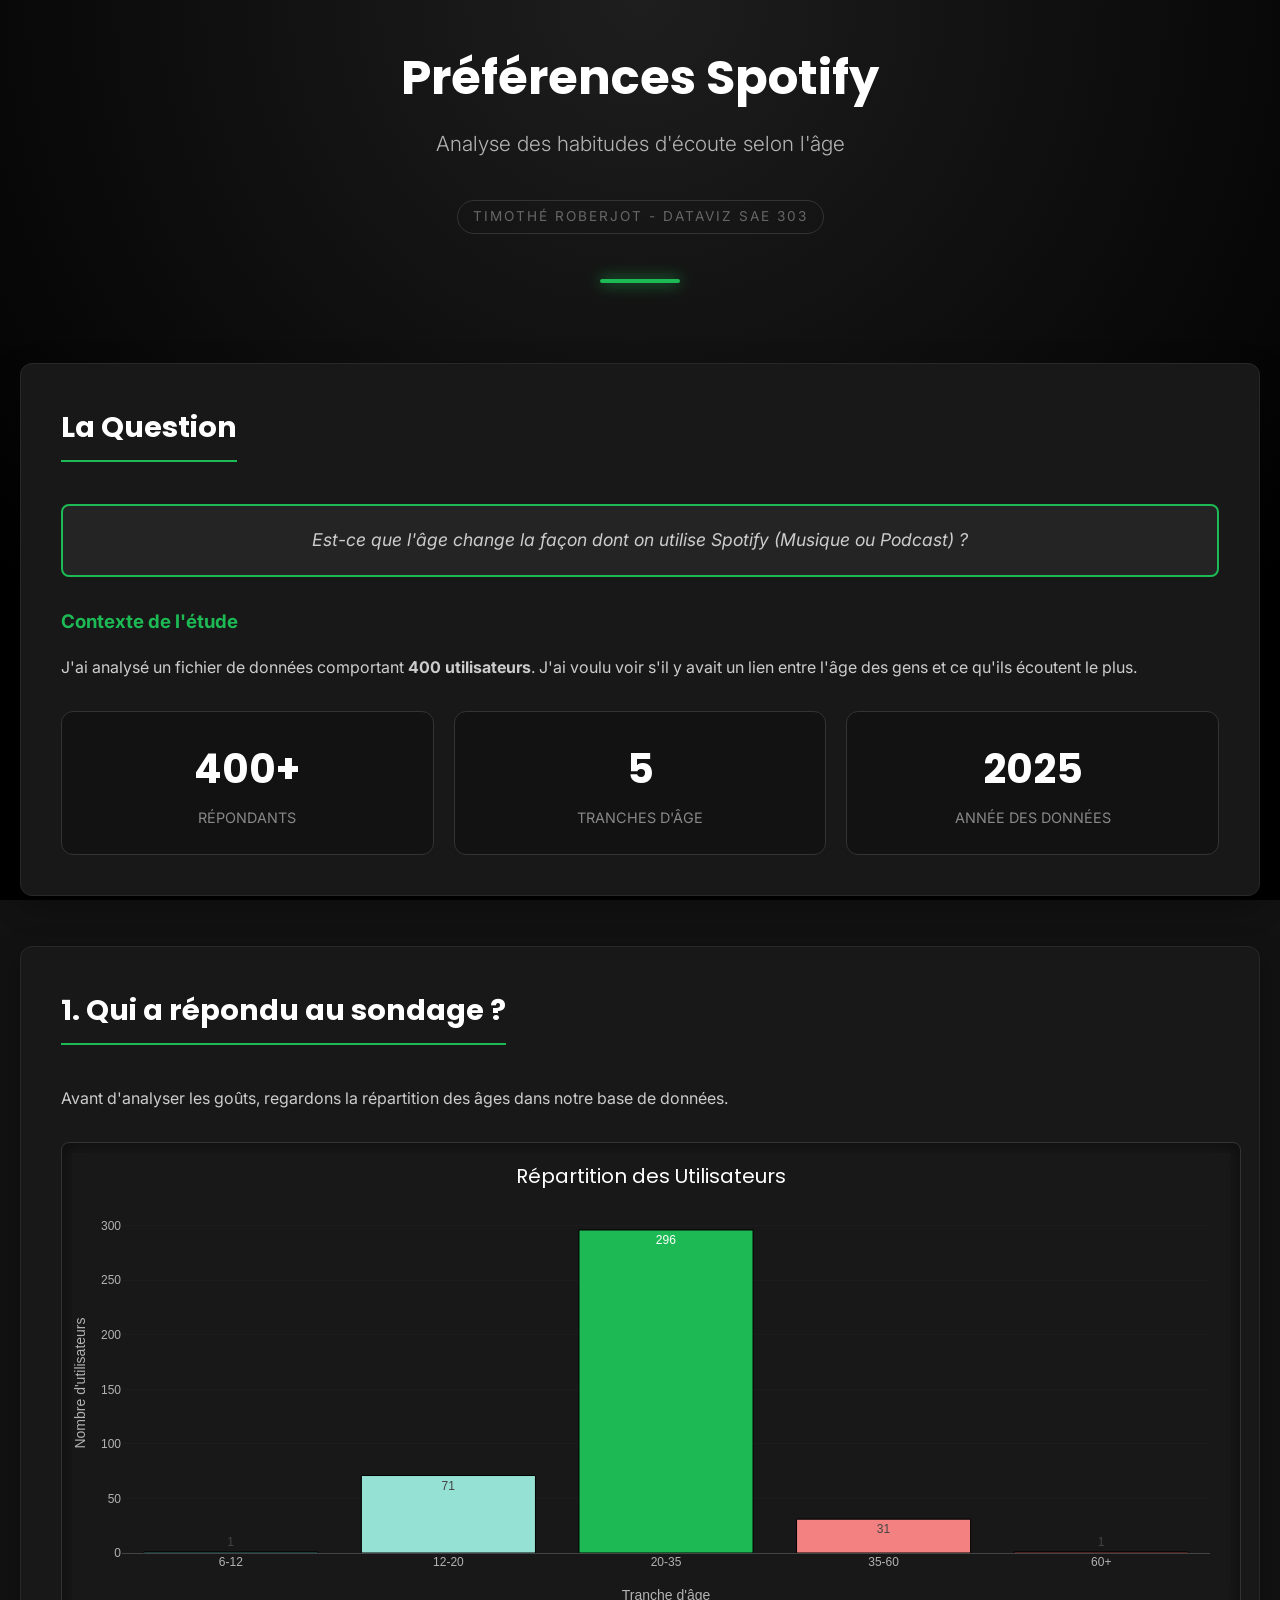
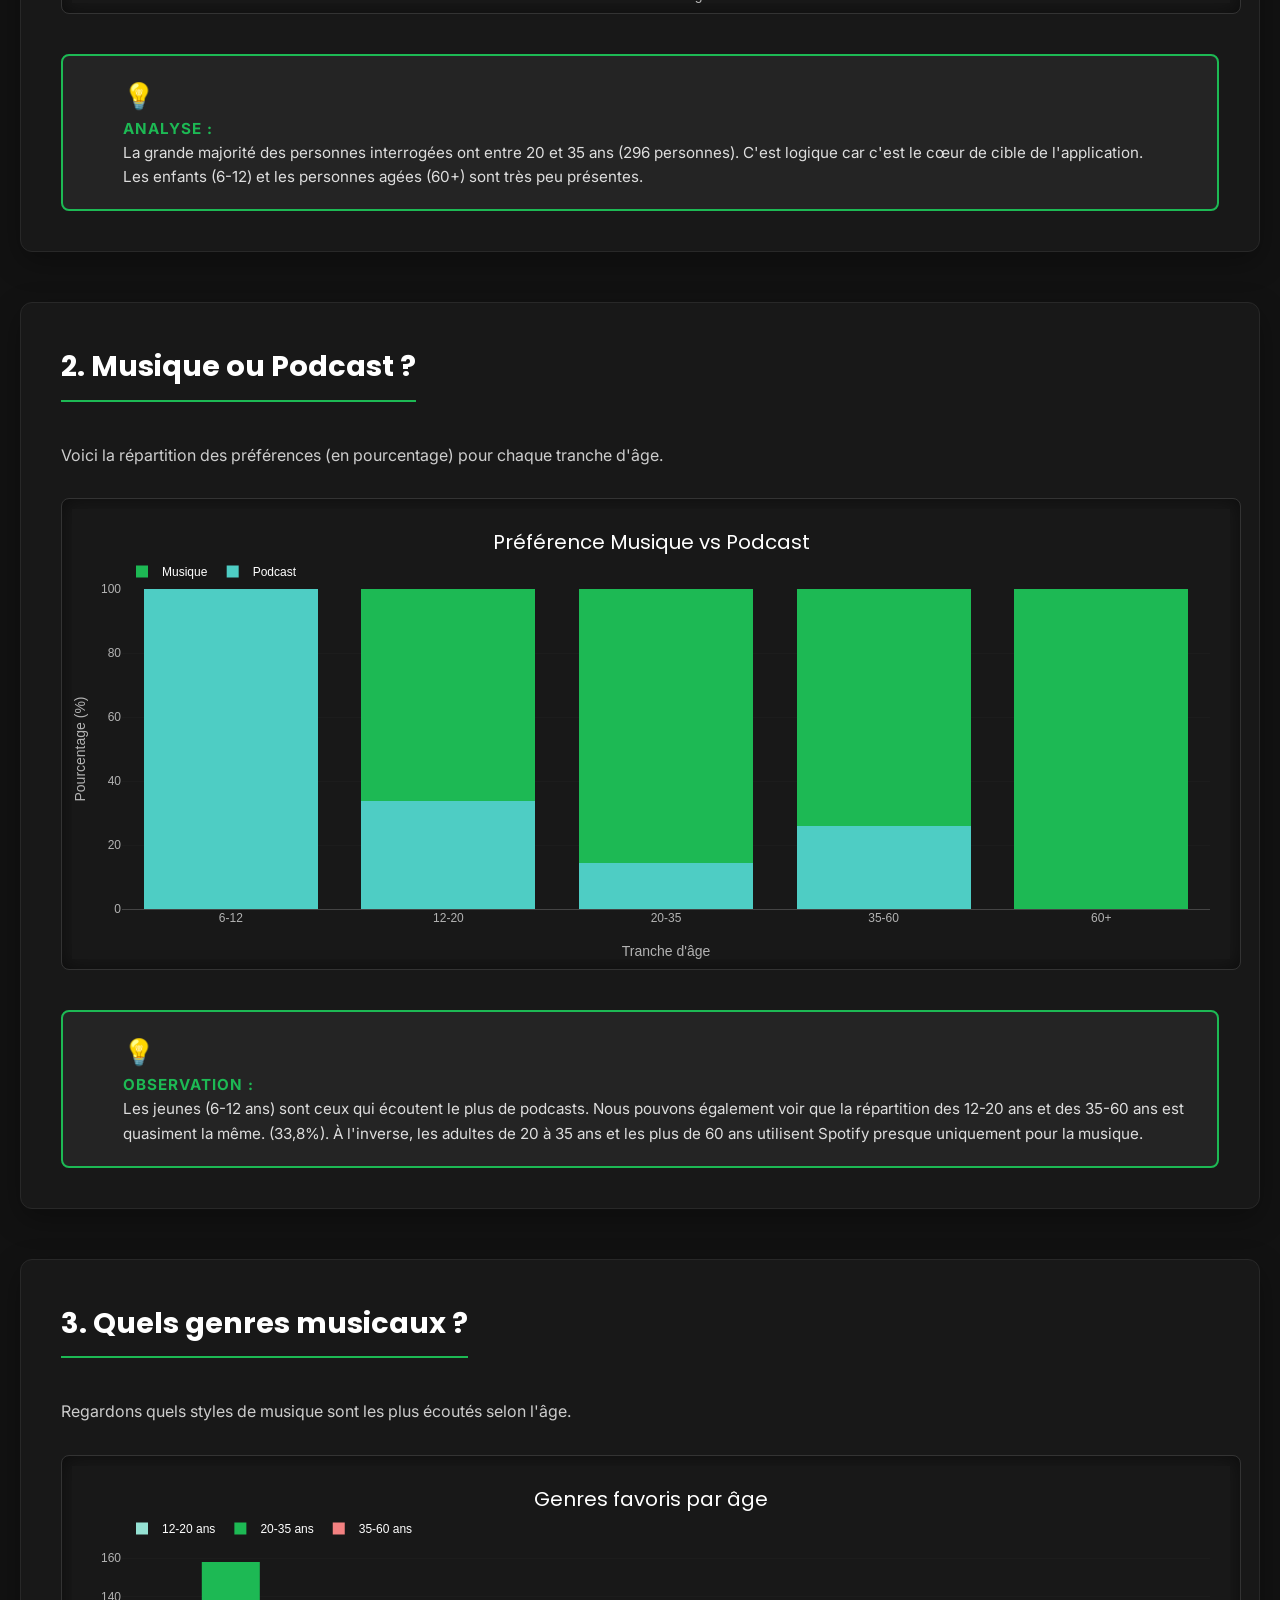
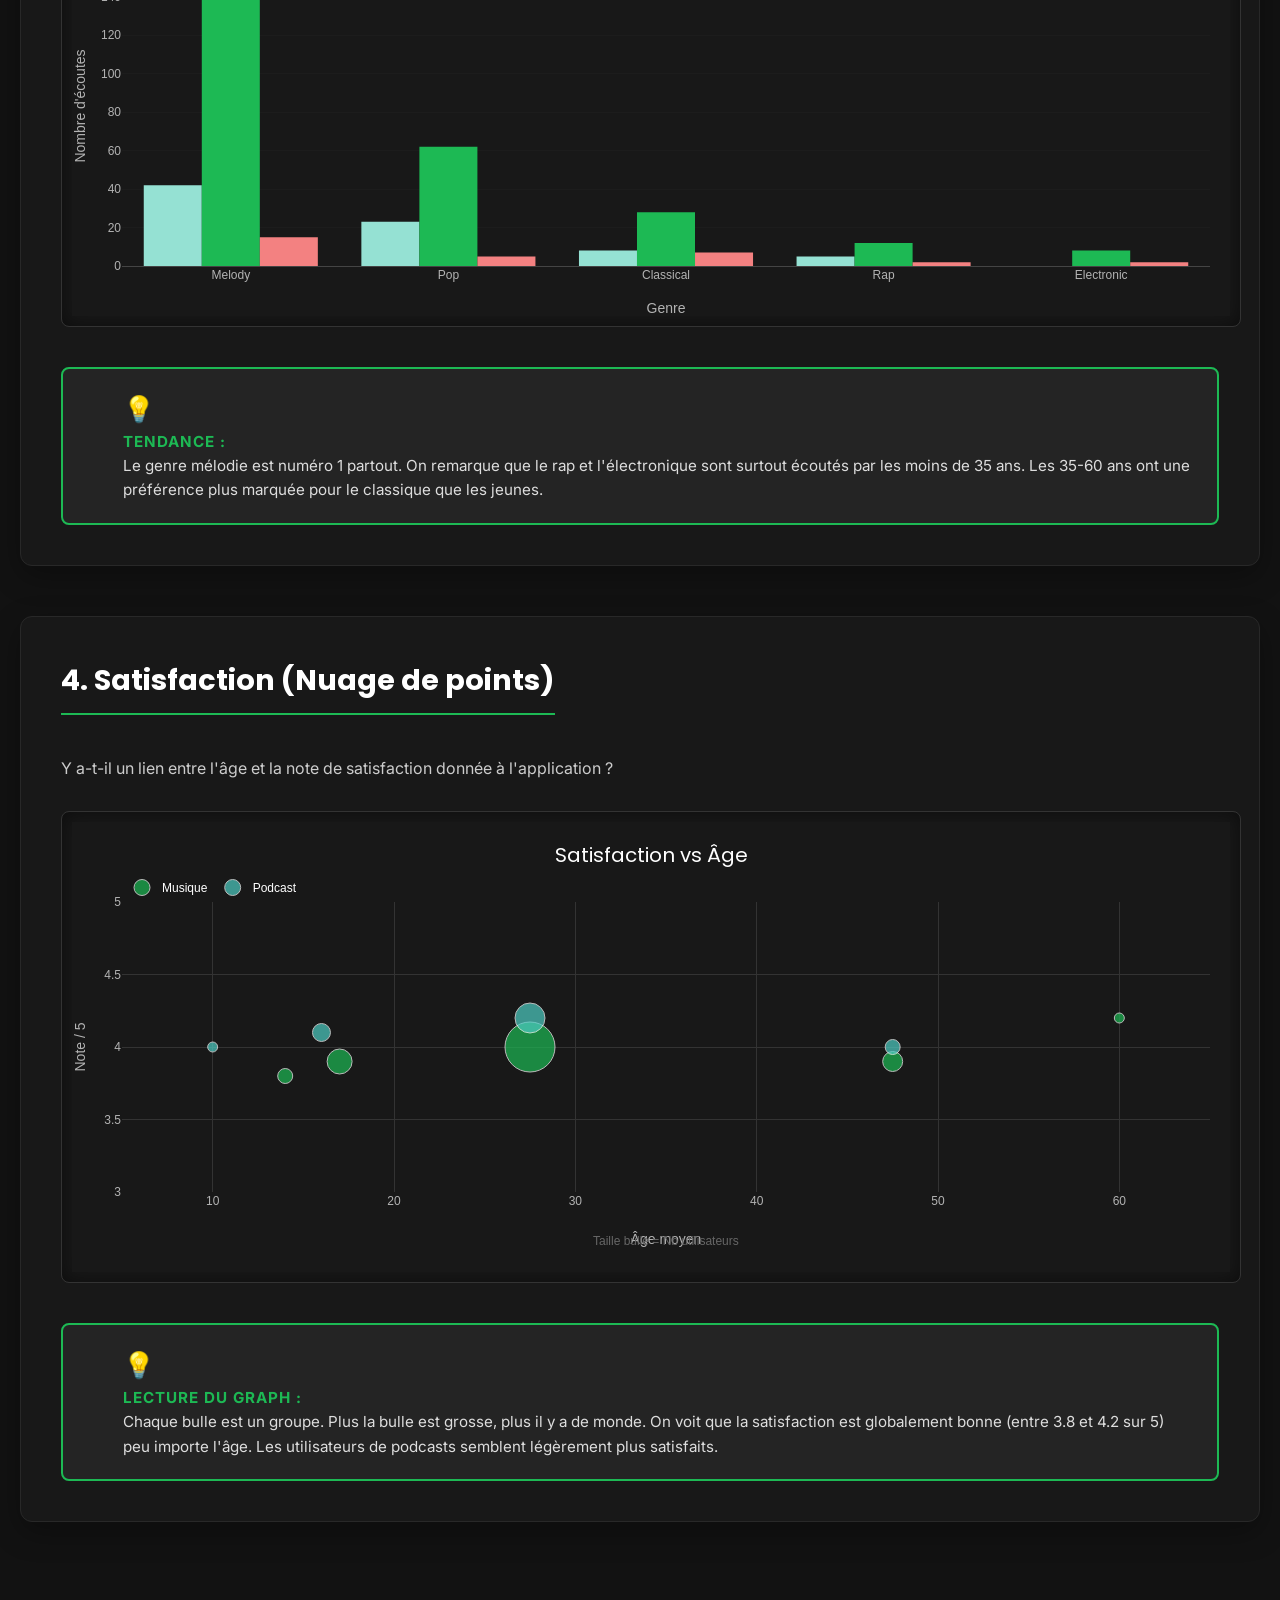
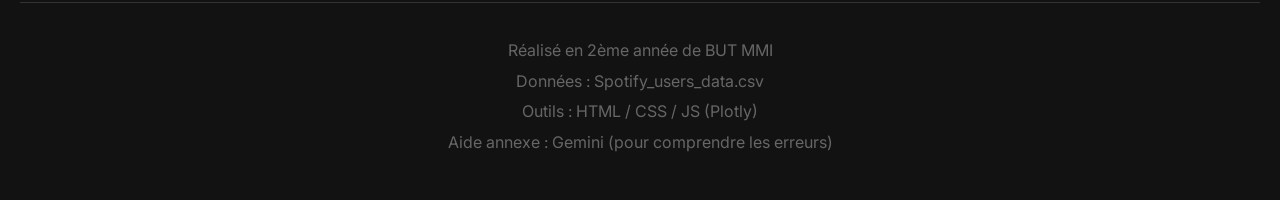
<file: travaux/site_dataviz/index.html>
<!DOCTYPE html>
<html lang="fr">
<head>
    <meta charset="UTF-8">
    <meta name="viewport" content="width=device-width, initial-scale=1.0">
    <title>SAE 303 - Dataviz</title>
    
    <script src="https://cdn.plot.ly/plotly-2.26.0.min.js"></script>
    
    <link rel="preconnect" href="https://fonts.googleapis.com">
    <link rel="preconnect" href="https://fonts.gstatic.com" crossorigin>
    <link href="https://fonts.googleapis.com/css2?family=Poppins:wght@400;600;700&family=Inter:wght@400;500;600&display=swap" rel="stylesheet">
    
    <link rel="stylesheet" href="style.css">
</head>
<body>
    <div class="main">
        <header>
            <h1>Préférences Spotify</h1>
            <p class="sous-titre">Analyse des habitudes d'écoute selon l'âge</p>
            <p class="nom">Timothé Roberjot - Dataviz SAE 303</p>
        </header>

        <section id="intro">
            <h2>La Question</h2>
            <p class="boite-question">
                Est-ce que l'âge change la façon dont on utilise Spotify (Musique ou Podcast) ?
            </p>
            
            <h3>Contexte de l'étude</h3>
            <p>
                J'ai analysé un fichier de données comportant <strong>400 utilisateurs</strong>. 
                J'ai voulu voir s'il y avait un lien entre l'âge des gens et ce qu'ils écoutent le plus.
            </p>
            
            <div class="grille-stats">
                <div class="carte-stat">
                    <h4>400+</h4>
                    <p>Répondants</p>
                </div>
                <div class="carte-stat">
                    <h4>5</h4>
                    <p>Tranches d'âge</p>
                </div>
                <div class="carte-stat">
                    <h4>2025</h4>
                    <p>Année des données</p>
                </div>
            </div>
        </section>

        <section id="partie1">
            <h2>1. Qui a répondu au sondage ?</h2>
            <p>Avant d'analyser les goûts, regardons la répartition des âges dans notre base de données.</p>
            
            <div class="zone-graphique" id="graphique1"></div>
            
            <div class="bloc-analyse">
                <strong>Analyse :</strong> La grande majorité des personnes interrogées ont entre 20 et 35 ans (296 personnes). 
                C'est logique car c'est le cœur de cible de l'application.
                <br>Les enfants (6-12) et les personnes agées (60+) sont très peu présentes.
            </div>
        </section>

        <section id="partie2">
            <h2>2. Musique ou Podcast ?</h2>
            <p>Voici la répartition des préférences (en pourcentage) pour chaque tranche d'âge.</p>
            
            <div class="zone-graphique" id="graphique2"></div>
            
            <div class="bloc-analyse">
                <strong>Observation :</strong> Les jeunes (6-12 ans) sont ceux qui écoutent le plus de podcasts. Nous pouvons également voir que la répartition des 12-20 ans et des 35-60 ans est quasiment la même. (33,8%). 
                À l'inverse, les adultes de 20 à 35 ans et les plus de 60 ans utilisent Spotify presque uniquement pour la musique.
            </div>
        </section>

        <section id="partie3">
            <h2>3. Quels genres musicaux ?</h2>
            <p>Regardons quels styles de musique sont les plus écoutés selon l'âge.</p>
            
            <div class="zone-graphique" id="graphique3"></div>
            
            <div class="bloc-analyse">
                <strong>Tendance :</strong> Le genre mélodie est numéro 1 partout. On remarque que le rap et l'électronique sont surtout écoutés par les moins de 35 ans. 
                Les 35-60 ans ont une préférence plus marquée pour le classique que les jeunes.
            </div>
        </section>

        <section id="partie4">
            <h2>4. Satisfaction (Nuage de points)</h2>
            <p>Y a-t-il un lien entre l'âge et la note de satisfaction donnée à l'application ?</p>
            
            <div class="zone-graphique" id="graphique4"></div>
            
            <div class="bloc-analyse">
                <strong>Lecture du graph :</strong> Chaque bulle est un groupe. Plus la bulle est grosse, plus il y a de monde. 
                On voit que la satisfaction est globalement bonne (entre 3.8 et 4.2 sur 5) peu importe l'âge. 
                Les utilisateurs de podcasts semblent légèrement plus satisfaits.
            </div>
        </section>

        <footer>
            <p>Réalisé en 2ème année de BUT MMI</p>
            <p>Données : Spotify_users_data.csv</p>
            <p>Outils : HTML / CSS / JS (Plotly)</p>
            <p>Aide annexe : Gemini (pour comprendre les erreurs)</p>
        </footer>
    </div>

    <script src="script.js"></script>
</body>
</html>
</file>
<file: src/styles/main.css>
/* =====================================================================
   Portfolio MMI2 — feuille de style
   Registre : éditorial académique, sobre. Vanilla CSS, aucune dépendance.
   Organisation : 1) polices  2) tokens  3) base  4) layout  5) nav
   6) hero  7) missions + STAR  8) auto-évaluation  9) livrables
   10) tableau AC  11) divers  12) responsive  13) accessibilité
   ===================================================================== */

/* 1) Polices self-hébergées ------------------------------------------ */
@font-face {
  font-family: 'Fraunces';
  font-style: normal;
  font-weight: 400 700;
  font-display: swap;
  src: url('../assets/fonts/fraunces-latin.woff2') format('woff2');
  unicode-range: U+0000-00FF, U+0131, U+0152-0153, U+02BB-02BC, U+02C6, U+02DA,
    U+02DC, U+0304, U+0308, U+0329, U+2000-206F, U+20AC, U+2122, U+2191, U+2193,
    U+2212, U+2215, U+FEFF, U+FFFD;
}
@font-face {
  font-family: 'Fraunces';
  font-style: normal;
  font-weight: 400 700;
  font-display: swap;
  src: url('../assets/fonts/fraunces-latin-ext.woff2') format('woff2');
  unicode-range: U+0100-02BA, U+02BD-02C5, U+02C7-02CC, U+02CE-02D7, U+02DD-02FF,
    U+0304, U+0308, U+0329, U+1D00-1DBF, U+1E00-1E9F, U+1EF2-1EFF, U+2020,
    U+20A0-20AB, U+20AD-20C0, U+2113, U+2C60-2C7F, U+A720-A7FF;
}
@font-face {
  font-family: 'Inter';
  font-style: normal;
  font-weight: 400 700;
  font-display: swap;
  src: url('../assets/fonts/inter-latin.woff2') format('woff2');
  unicode-range: U+0000-00FF, U+0131, U+0152-0153, U+02BB-02BC, U+02C6, U+02DA,
    U+02DC, U+0304, U+0308, U+0329, U+2000-206F, U+20AC, U+2122, U+2191, U+2193,
    U+2212, U+2215, U+FEFF, U+FFFD;
}
@font-face {
  font-family: 'Inter';
  font-style: normal;
  font-weight: 400 700;
  font-display: swap;
  src: url('../assets/fonts/inter-latin-ext.woff2') format('woff2');
  unicode-range: U+0100-02BA, U+02BD-02C5, U+02C7-02CC, U+02CE-02D7, U+02DD-02FF,
    U+0304, U+0308, U+0329, U+1D00-1DBF, U+1E00-1E9F, U+1EF2-1EFF, U+2020,
    U+20A0-20AB, U+20AD-20C0, U+2113, U+2C60-2C7F, U+A720-A7FF;
}

/* 2) Tokens ---------------------------------------------------------- */
:root {
  /* Encre & neutres chauds (papier) */
  --ink:            #1b1b22;   /* titres */
  --body:          #343139;   /* corps */
  --muted:          #4d4b44;   /* méta — AAA (≥7:1) sur papier et surfaces */
  --faint:          #b7b1a4;   /* gros chiffres, filets décoratifs (jamais de texte à lire) */
  --bg:             #faf8f3;   /* fond papier */
  --surface:        #f2efe7;   /* surfaces légères */
  --surface-2:      #ebe7dc;   /* surfaces secondaires (barres) */
  --border:         #dad4c6;   /* filets — légèrement renforcés (plus nets) */
  --border-strong:  #c2bba8;

  /* Accent unique (bleu d'encre, sobre) */
  --accent:         #2f4f6b;   /* AAA (≥7:1) sur papier et lignes zébrées */
  --accent-ink:     #24435c;   /* survol / actif */

  /* Tons de maturité — désaturés, usage fonctionnel uniquement */
  --mat-ok:         #3c6b4f;  --mat-ok-bg:       #e9f0ea;
  --mat-progress:   #8a5a18;  --mat-progress-bg: #f4ecda;
  --mat-todo:       #5d5a55;  --mat-todo-bg:     #ebe8e2;

  /* Typographie */
  --font-display: 'Fraunces', Georgia, 'Times New Roman', serif;
  --font-sans:    'Inter', system-ui, -apple-system, 'Segoe UI', sans-serif;

  /* Échelle de type (base 18px) */
  --t-meta:  0.82rem;
  --t-body:  1rem;
  --t-lead:  1.2rem;
  --t-h3:    clamp(1.4rem, 1rem + 1.6vw, 1.7rem);
  --t-h2:    clamp(1.55rem, 1.1rem + 1.8vw, 2rem);
  --t-h1:    clamp(2.4rem, 1.6rem + 3.6vw, 3.4rem);

  /* Espacement */
  --space-2xs: 0.375rem;
  --space-xs:  0.625rem;
  --space-sm:  1rem;
  --space-md:  1.75rem;
  --space-lg:  3rem;
  --space-xl:  5rem;

  /* Largeurs */
  --measure:  62ch;     /* largeur de lecture confortable */
  --shell:    1080px;   /* largeur de la coquille */
  --radius:   6px;

  /* Mouvement (micro-interactions — jamais décoratif) */
  --t-fast:   130ms;
  --ease:     cubic-bezier(0.2, 0, 0, 1);   /* ease-out */
}

/* 3) Base ------------------------------------------------------------ */
*, *::before, *::after { box-sizing: border-box; margin: 0; padding: 0; }

html { font-size: 18px; scroll-behavior: smooth; -webkit-text-size-adjust: 100%; }

body {
  font-family: var(--font-sans);
  font-size: var(--t-body);
  color: var(--body);
  background: var(--bg);
  line-height: 1.7;
  -webkit-font-smoothing: antialiased;
  text-rendering: optimizeLegibility;
}

h1, h2, h3, h4 {
  font-family: var(--font-display);
  color: var(--ink);
  line-height: 1.15;
  font-weight: 600;
  font-optical-sizing: auto;
  text-wrap: balance;          /* titres équilibrés, pas d'orpheline */
}

h1 { font-size: var(--t-h1); letter-spacing: -0.015em; }
h2 { font-size: var(--t-h2); letter-spacing: -0.01em; }
h3 { font-size: var(--t-h3); }

p  { max-width: var(--measure); text-wrap: pretty; }   /* évite les veuves/orphelines */
p + p { margin-top: var(--space-sm); }

a {
  color: var(--accent);
  text-decoration-thickness: 1px;
  text-underline-offset: 2px;
  transition: color var(--t-fast) var(--ease);
}
a:hover { color: var(--accent-ink); }

em { font-style: italic; }
strong { font-weight: 600; color: var(--ink); }

code {
  font-family: ui-monospace, 'SFMono-Regular', 'Consolas', monospace;
  font-size: 0.85em;
  background: var(--surface);
  padding: 0.1em 0.35em;
  border-radius: 3px;
}

sup { font-size: 0.7em; }

/* 4) Layout & sectionnement ----------------------------------------- */
.shell { max-width: var(--shell); margin-inline: auto; padding-inline: var(--space-md); }

main { display: block; }

.section { padding-block: var(--space-xl); scroll-margin-top: 5rem; }
.section + .section { border-top: 1px solid var(--border); }

.section__head { margin-bottom: var(--space-lg); }
.section__head h2 { display: inline-block; }
.section__head .section__num {
  display: block;
  font-family: var(--font-sans);
  font-size: var(--t-meta);
  font-weight: 600;
  letter-spacing: 0.18em;
  text-transform: uppercase;
  color: var(--accent);
  margin-bottom: var(--space-2xs);
}
.section__intro { color: var(--muted); margin-top: var(--space-sm); }

/* 5) Navigation ------------------------------------------------------ */
.skip-link {
  position: absolute;
  left: -9999px;
  top: 0;
  background: var(--ink);
  color: #fff;
  padding: 0.6rem 1rem;
  z-index: 100;
}
.skip-link:focus { left: 0; color: #fff; }

.site-header {
  position: sticky;
  top: 0;
  z-index: 20;
  background: var(--bg);
  background: color-mix(in srgb, var(--bg) 88%, transparent);
  backdrop-filter: saturate(1.2) blur(6px);
  border-bottom: 1px solid var(--border);
}
.site-header__inner {
  max-width: var(--shell);
  margin-inline: auto;
  padding: 0.7rem var(--space-md);
  display: flex;
  align-items: center;
  justify-content: space-between;
  gap: var(--space-md);
}
.brand {
  font-family: var(--font-display);
  font-weight: 600;
  font-size: 1rem;
  color: var(--ink);
  text-decoration: none;
  letter-spacing: -0.01em;
  white-space: nowrap;
}
.brand span { color: var(--muted); font-weight: 400; }
.brand:hover { color: var(--accent); }

.site-nav { display: flex; gap: var(--space-sm); flex-wrap: wrap; }
.site-nav a {
  color: var(--muted);
  text-decoration: none;
  font-size: var(--t-meta);
  letter-spacing: 0.02em;
  padding: 0.35rem 0.1rem;
  border-bottom: 2px solid transparent;
  transition: color var(--t-fast) var(--ease), border-color var(--t-fast) var(--ease);
}
.site-nav a:hover,
.site-nav a.is-active { color: var(--ink); border-bottom-color: var(--accent); }

/* 6) Hero ------------------------------------------------------------ */
.hero { padding-block: clamp(3rem, 8vw, 6rem) var(--space-xl); }
.hero__eyebrow {
  font-size: var(--t-meta);
  letter-spacing: 0.16em;
  text-transform: uppercase;
  color: var(--accent);
  font-weight: 600;
  margin-bottom: var(--space-sm);
}
.hero h1 { margin-bottom: var(--space-md); }
.hero__lead {
  font-family: var(--font-display);
  font-size: var(--t-lead);
  font-weight: 400;
  line-height: 1.55;
  letter-spacing: -0.01em;     /* serif au format chapô : léger resserrement */
  color: var(--body);
  max-width: 56ch;
}
.hero__sub { color: var(--muted); font-size: var(--t-meta); margin-top: var(--space-md); }

/* Index des disciplines (teaser + raccourci) */
.hero__index {
  list-style: none;
  margin-top: var(--space-lg);
  border-top: 1px solid var(--border);
  display: grid;
  gap: 0;
}
.hero__index li { border-bottom: 1px solid var(--border); }
.hero__index a {
  display: grid;
  grid-template-columns: 2.6rem 1fr auto;
  align-items: baseline;
  gap: var(--space-sm);
  padding: var(--space-sm) 0;
  text-decoration: none;
  color: var(--ink);
  transition: color var(--t-fast) var(--ease), background-color var(--t-fast) var(--ease);
}
.hero__index a:hover { color: var(--accent-ink); background: color-mix(in srgb, var(--accent) 5%, transparent); }
.hero__index .num {
  font-family: var(--font-display);
  color: var(--faint);
  font-size: 1rem;
  font-variant-numeric: tabular-nums;
  transition: color var(--t-fast) var(--ease);
}
.hero__index .label { font-weight: 500; }
.hero__index .disc {
  font-size: var(--t-meta);
  color: var(--muted);
  text-transform: uppercase;
  letter-spacing: 0.08em;
}
.hero__index a:hover .num { color: var(--accent); }

/* 7) Missions & STAR ------------------------------------------------- */
.mission {
  display: grid;
  gap: var(--space-md);
  padding-block: var(--space-lg);
  border-top: 1px solid var(--border);
  scroll-margin-top: 5rem;
}
.mission:first-of-type { border-top: 0; }

/* Rail méta (gauche en desktop, en tête en mobile) */
.mission__rail { display: flex; flex-direction: column; gap: var(--space-sm); }
.mission__index {
  font-family: var(--font-display);
  font-size: 2.6rem;
  font-weight: 600;
  line-height: 1;
  color: var(--accent);
  font-variant-numeric: tabular-nums;
}
.mission__discipline {
  font-size: 0.72rem;
  font-weight: 600;
  text-transform: uppercase;
  letter-spacing: 0.12em;
  color: var(--accent-ink);
}
.mission__meta { font-size: var(--t-meta); color: var(--muted); line-height: 1.5; }
.mission__meta dt { font-weight: 600; color: var(--body); display: inline; }
.mission__meta dd { display: inline; margin: 0; }
.mission__meta div + div { margin-top: 0.3rem; }

.ac-list { list-style: none; display: flex; flex-wrap: wrap; gap: 0.3rem; margin-top: 0.2rem; }
.ac-chip {
  font-size: 0.68rem;
  letter-spacing: 0.02em;
  color: var(--muted);
  border: 1px solid var(--border-strong);
  border-radius: 3px;
  padding: 0.12rem 0.4rem;
  text-decoration: none;
  white-space: nowrap;
  transition: color var(--t-fast) var(--ease), border-color var(--t-fast) var(--ease), background-color var(--t-fast) var(--ease);
}
.ac-chip:hover {
  color: var(--accent-ink);
  border-color: var(--accent);
  background: color-mix(in srgb, var(--accent) 6%, var(--bg));
}

/* Corps de la mission */
.mission__body { min-width: 0; }
.mission__body > h3 { margin-bottom: var(--space-md); }

.star-block { padding-top: var(--space-md); margin-top: var(--space-md); border-top: 1px solid var(--border); }
.star-block:first-of-type { padding-top: 0; margin-top: 0; border-top: 0; }
.star-block > h4 {
  display: flex;
  align-items: center;
  gap: 0.6rem;
  font-family: var(--font-sans);
  font-size: 0.72rem;
  font-weight: 600;
  text-transform: uppercase;
  letter-spacing: 0.14em;
  color: var(--accent);
  margin-bottom: var(--space-xs);
}
/* Repère éditorial S/T/A/R : court filet d'accent, CSS-only, rythme constant */
.star-block > h4::before {
  content: "";
  flex: none;
  width: 1.25rem;
  height: 2px;
  background: var(--accent);
}

/* 8) Auto-évaluation ------------------------------------------------- */
.auto-evaluation {
  margin-top: var(--space-md);
  background: var(--surface);
  border: 1px solid var(--border);
  border-radius: var(--radius);
  padding: var(--space-md);
}
.auto-evaluation__title {
  font-family: var(--font-sans);
  font-size: 0.72rem;
  font-weight: 600;
  text-transform: uppercase;
  letter-spacing: 0.14em;
  color: var(--muted);
  margin-bottom: var(--space-sm);
}
.eval-item { display: flex; gap: var(--space-sm); align-items: flex-start; }
.eval-item + .eval-item { margin-top: var(--space-sm); }
.eval-item p { max-width: none; margin: 0; }

.niveau {
  flex: none;
  display: inline-block;
  font-size: 0.68rem;
  font-weight: 600;
  text-transform: uppercase;
  letter-spacing: 0.06em;
  padding: 0.18rem 0.5rem;
  border-radius: 999px;
  border: 1px solid currentColor;
  white-space: nowrap;
  min-width: 8.5rem;
  text-align: center;
}
.niveau--ok       { color: var(--mat-ok);       background: var(--mat-ok-bg); }
.niveau--progress { color: var(--mat-progress); background: var(--mat-progress-bg); }
.niveau--todo     { color: var(--mat-todo);     background: var(--mat-todo-bg); }

.eval-improve {
  margin-top: var(--space-md);
  padding-top: var(--space-sm);
  border-top: 1px dashed var(--border-strong);
}
.eval-improve__title {
  font-family: var(--font-sans);
  font-size: 0.72rem;
  font-weight: 600;
  text-transform: uppercase;
  letter-spacing: 0.1em;
  color: var(--mat-progress);
  margin-bottom: var(--space-xs);
}
.eval-improve p { max-width: none; }
.eval-improve p + p { margin-top: var(--space-xs); }

/* 9) Livrables (composant unique, plusieurs variantes) --------------- */
.deliverable { margin-top: var(--space-md); }
.deliverable__lead {
  font-size: var(--t-meta);
  text-transform: uppercase;
  letter-spacing: 0.12em;
  color: var(--muted);
  font-weight: 600;
  margin-bottom: var(--space-xs);
}
.deliverable__cta {
  display: inline-flex;
  align-items: center;
  gap: 0.4rem;
  margin-top: var(--space-sm);
  font-size: var(--t-meta);
  font-weight: 600;
  text-decoration: none;
  color: var(--accent);
  border-bottom: 1px solid var(--border-strong);
  padding-bottom: 2px;
  transition: color var(--t-fast) var(--ease), border-color var(--t-fast) var(--ease);
}
.deliverable__cta:hover { color: var(--accent-ink); border-color: var(--accent); }
.deliverable__note { font-size: var(--t-meta); color: var(--muted); margin-top: var(--space-xs); }

/* Cadre générique (chrome navigateur / mail) */
.frame {
  border: 1px solid var(--border-strong);
  border-radius: var(--radius);
  overflow: hidden;
  background: var(--surface);
}
.frame__bar {
  display: flex;
  align-items: center;
  gap: 0.6rem;
  padding: 0.5rem 0.8rem;
  background: var(--surface-2);
  border-bottom: 1px solid var(--border);
  font-size: 0.78rem;
  color: var(--muted);
}
.frame__dots { display: flex; gap: 0.3rem; flex: none; }
.frame__dots span { width: 0.62rem; height: 0.62rem; border-radius: 50%; background: var(--border-strong); }
.frame__label {
  overflow: hidden;
  text-overflow: ellipsis;
  white-space: nowrap;
  font-family: var(--font-sans);
}
.frame iframe { display: block; width: 100%; border: 0; background: #fff; }

/* Variante embed (dataviz) : iframe pleine largeur, fond sombre */
.frame--app iframe { background: #0b0b0b; height: 560px; }

/* Variante email : aperçu fidèle, iframe à la largeur de conception (600px) */
.email-frame {
  display: block;
  width: 100%;
  max-width: 600px;
  height: 760px;
  margin: var(--space-sm) 0;
  border: 1px solid var(--border-strong);
  border-radius: var(--radius);
  background: #fff;
}

/* Variante preview (image de page rendue) */
.deliv-figure { margin: 0; }
.deliv-media {
  border: 1px solid var(--border-strong);
  border-radius: var(--radius);
  overflow: hidden;
  background: var(--surface);
}
.deliv-media img { display: block; width: 100%; height: auto; }
.deliv-placeholder {
  margin: 0;
  padding: var(--space-lg) var(--space-md);
  text-align: center;
  color: var(--muted);
  font-size: var(--t-meta);
  background: repeating-linear-gradient(
    45deg, var(--surface), var(--surface) 12px, var(--surface-2) 12px, var(--surface-2) 24px);
}
.deliv-figure figcaption { font-size: var(--t-meta); color: var(--muted); margin-top: var(--space-xs); }

/* Variante identity (logo sur fonds multiples) */
.identity-board { display: grid; grid-template-columns: 1fr 1fr; gap: var(--space-sm); }
.identity-swatch {
  display: flex;
  align-items: center;
  justify-content: center;
  min-height: 150px;
  padding: var(--space-md);
  border: 1px solid var(--border);
  border-radius: var(--radius);
  position: relative;
}
.identity-swatch img { max-width: 70%; max-height: 90px; height: auto; }
.identity-swatch--light { background: #ffffff; }
.identity-swatch--dark  { background: #16181c; border-color: #16181c; }
.identity-swatch span {
  position: absolute;
  bottom: 0.5rem;
  left: 0.6rem;
  font-size: 0.65rem;
  text-transform: uppercase;
  letter-spacing: 0.1em;
}
.identity-swatch--light span { color: var(--muted); }
.identity-swatch--dark span  { color: #9aa0a8; }

/* Variante identity : logo seul (fond clair uniquement) */
.identity-board--solo { grid-template-columns: 1fr; }

/* Sous-libellé d'un livrable (ex. déclinaison documents sous le logo) */
.deliverable__lead--sub { margin-top: var(--space-md); }

/* Variante gallery (planches) */
.gallery { display: grid; grid-template-columns: repeat(2, 1fr); gap: var(--space-sm); }

/* Galerie de documents : aperçu fidèle, sans recadrage (devis, facture, cartes) */
.gallery--docs .gallery__item { aspect-ratio: auto; }
.gallery--docs .gallery__item img { height: auto; object-fit: contain; }

/* Compléments : cadrage adapté au format, sans recadrage arbitraire */
.gallery--wide   .gallery__item { aspect-ratio: 16 / 9; }   /* maquettes 1920×1080 : cover = exact, 0 recadrage */
.gallery--square .gallery__item { aspect-ratio: 1 / 1; }    /* pochettes 1:1 : cover = exact */
.gallery--frame  .gallery__item { aspect-ratio: 4 / 3; background: var(--surface); }
.gallery--frame  .gallery__item img { object-fit: contain; } /* formats mixtes : image entière, jamais coupée */

/* Section Compléments (annexe sobre, hors STAR) */
.complements__group + .complements__group { margin-top: var(--space-lg); }
.complements__doc { margin-top: var(--space-lg); }

/* MARSUP : aperçu multi-pages en rangée (composant preview inchangé) */
.deliv-pages { display: grid; grid-template-columns: repeat(3, 1fr); gap: var(--space-sm); }
.gallery__item {
  display: block;
  border: 1px solid var(--border-strong);
  border-radius: var(--radius);
  overflow: hidden;
  background: var(--surface);
  cursor: pointer;
  aspect-ratio: 3 / 4;
  transition: border-color var(--t-fast) var(--ease);
}
.gallery__item:hover { border-color: var(--accent); }   /* affordance : clic → lightbox */
.gallery__item img { display: block; width: 100%; height: 100%; object-fit: cover; }
.gallery__item.is-missing {
  display: flex;
  align-items: center;
  justify-content: center;
  text-align: center;
  padding: var(--space-md);
  color: var(--muted);
  font-size: var(--t-meta);
  cursor: default;
  background: repeating-linear-gradient(
    45deg, var(--surface), var(--surface) 12px, var(--surface-2) 12px, var(--surface-2) 24px);
}
.gallery__item.is-missing img { display: none; }
.gallery__item.is-missing::after { content: attr(data-ph); }
.gallery__placeholder {
  display: flex;
  align-items: center;
  justify-content: center;
  text-align: center;
  padding: var(--space-md);
  color: var(--muted);
  font-size: var(--t-meta);
  aspect-ratio: 3 / 4;
  border: 1px solid var(--border-strong);
  border-radius: var(--radius);
  background: repeating-linear-gradient(
    45deg, var(--surface), var(--surface) 12px, var(--surface-2) 12px, var(--surface-2) 24px);
}

/* Lightbox (progressif, activé par JS) */
.lightbox {
  position: fixed;
  inset: 0;
  z-index: 50;
  display: flex;
  align-items: center;
  justify-content: center;
  padding: var(--space-md);
  background: rgba(15, 15, 18, 0.86);
}
.lightbox[hidden] { display: none; }
.lightbox img { max-width: 95%; max-height: 90vh; box-shadow: 0 10px 40px rgba(0,0,0,0.5); }
.lightbox__close {
  position: absolute;
  top: 1rem;
  right: 1.2rem;
  background: none;
  border: 0;
  color: #fff;
  font-size: 2rem;
  line-height: 1;
  cursor: pointer;
  padding: 0.5rem;
}

/* 10) Tableau AC ----------------------------------------------------- */
.table-wrap { margin-top: var(--space-md); }
table { width: 100%; border-collapse: collapse; font-size: 0.92rem; }
caption { text-align: left; color: var(--muted); font-size: var(--t-meta); margin-bottom: var(--space-sm); }
thead th {
  text-align: left;
  padding: 0.7rem 0.8rem;
  background: var(--ink);
  color: #fff;
  font-family: var(--font-sans);
  font-weight: 600;
  font-size: var(--t-meta);
  letter-spacing: 0.02em;
}
tbody td { padding: 0.7rem 0.8rem; border-bottom: 1px solid var(--border); vertical-align: top; transition: background-color var(--t-fast) var(--ease); }
tbody tr:nth-child(even) td { background: var(--surface); }
tbody tr:hover td { background: color-mix(in srgb, var(--accent) 6%, var(--bg)); }   /* suivi de ligne au survol */
tbody td a {
  color: var(--accent);
  text-decoration: none;
  border-bottom: 1px solid var(--border-strong);
  transition: color var(--t-fast) var(--ease), border-color var(--t-fast) var(--ease);
}
tbody td a:hover { color: var(--accent-ink); border-color: var(--accent); }
.ac-code { font-weight: 600; color: var(--ink); white-space: nowrap; font-variant-numeric: tabular-nums; }

.ac-group-label td {
  background: var(--surface-2) !important;
  font-size: var(--t-meta);
  text-transform: uppercase;
  letter-spacing: 0.1em;
  font-weight: 600;
  color: var(--muted);
}
.ac-hypo .ac-code { color: var(--muted); }

/* Mini-badges de maturité dans le tableau */
.tag {
  display: inline-block;
  font-size: 0.66rem;
  font-weight: 600;
  text-transform: uppercase;
  letter-spacing: 0.04em;
  padding: 0.12rem 0.45rem;
  border-radius: 999px;
  border: 1px solid currentColor;
}
.tag--ok       { color: var(--mat-ok);       background: var(--mat-ok-bg); }
.tag--progress { color: var(--mat-progress); background: var(--mat-progress-bg); }
.tag--mixed    { color: var(--accent-ink);   background: var(--surface); background: color-mix(in srgb, var(--accent) 12%, var(--bg)); }
.tag--hypo     { color: var(--muted);        background: transparent; border-style: dashed; }

.table-notice { font-size: var(--t-meta); color: var(--muted); margin-top: var(--space-sm); }

/* 11) Divers --------------------------------------------------------- */
/* Marqueurs de contenu manquant — assumés, pas masqués */
.todo {
  font-style: normal;
  font-size: 0.92em;
  color: var(--mat-progress);
  background: var(--mat-progress-bg);
  padding: 0.05em 0.35em;
  border-radius: 3px;
  border: 1px dashed currentColor;
}
.bilan-pending {
  color: var(--muted);
  background: var(--surface);
  border: 1px dashed var(--border-strong);
  border-radius: var(--radius);
  padding: var(--space-md);
  max-width: var(--measure);
}

.to-top {
  display: inline-block;
  margin-top: var(--space-md);
  font-size: var(--t-meta);
  color: var(--muted);
  text-decoration: none;
}
.to-top:hover { color: var(--accent-ink); }

.site-footer {
  border-top: 1px solid var(--border);
  padding-block: var(--space-lg);
  color: var(--muted);
  font-size: var(--t-meta);
}
.site-footer .shell { display: flex; justify-content: space-between; gap: var(--space-md); flex-wrap: wrap; }

/* 12) Responsive ----------------------------------------------------- */
@media (min-width: 860px) {
  .mission { grid-template-columns: 13.5rem minmax(0, 1fr); column-gap: var(--space-lg); }
  .mission__rail { position: sticky; top: 5rem; align-self: start; }
  .hero__lead { font-size: 1.35rem; }
}

@media (max-width: 640px) {
  html { font-size: 17px; }
  .section { padding-block: var(--space-lg); }
  .identity-board { grid-template-columns: 1fr; }
  .frame--app iframe { height: 460px; }
  .email-frame { height: 600px; }
  .eval-item { flex-direction: column; gap: 0.4rem; }
  .niveau { align-self: flex-start; min-width: 0; }
  .gallery { grid-template-columns: 1fr; }

  /* Tableau AC → cartes empilées */
  table, thead, tbody, tr, th, td { display: block; }
  thead { position: absolute; left: -9999px; }
  tbody tr {
    border: 1px solid var(--border);
    border-radius: var(--radius);
    margin-bottom: var(--space-sm);
    padding: var(--space-xs) var(--space-sm);
    background: var(--bg);
  }
  tbody tr:nth-child(even) td { background: transparent; }
  tbody td { border: 0; padding: 0.35rem 0; }
  tbody td::before {
    content: attr(data-label);
    display: block;
    font-size: 0.66rem;
    text-transform: uppercase;
    letter-spacing: 0.08em;
    color: var(--muted);
    font-weight: 600;
  }
  .ac-group-label { display: none; }
}

/* 13) Accessibilité -------------------------------------------------- */
:focus-visible {
  outline: 2px solid var(--accent);
  outline-offset: 2px;
  border-radius: 2px;
}

@media (prefers-reduced-motion: reduce) {
  html { scroll-behavior: auto; }
  *, *::before, *::after {
    animation-duration: 0.001ms !important;
    transition-duration: 0.001ms !important;
  }
}
</file>
<file: travaux/site_dataviz/style.css>
html {
    color-scheme: dark;
    scrollbar-color: #333 #121212; 
    scrollbar-width: thin;
}




body {
    margin: 0;
    padding: 0;
    font-family: 'Inter', sans-serif;
    background: radial-gradient(circle at top center, #1e1e1e 0%, #000000 80%);
    background-attachment: fixed;
    color: #FFFFFF;
    line-height: 1.6;
}

::selection {
    background: #1DB954;
    color: #000;
}


.main {
    max-width: 1400px;
    margin: 0 auto;
    padding: 40px 20px;
}


header {
    text-align: center;
    margin-bottom: 60px;
    padding-bottom: 20px;
    position: relative;
}


header::after {
    content: '';
    display: block;
    width: 80px;
    height: 4px;
    background: #1DB954;
    margin: 25px auto 0;
    border-radius: 2px;
    box-shadow: 0 0 15px #1DB954;
}

header h1 {
    font-family: 'Poppins', sans-serif;
    font-size: 3rem;
    font-weight: 700;
    margin: 0;
    color: #fff;
}


header h1 strong {
    color: #1DB954;

}



.sous-titre {
    font-size: 1.3rem;
    color: #B3B3B3;
    margin-top: 10px;
    font-weight: 300;
}

.nom {
    display: inline-block;
    margin-top: 20px;
    font-size: 0.85rem;
    color: #666;
    text-transform: uppercase;
    letter-spacing: 2px;
    border: 1px solid #333;
    padding: 5px 15px;
    border-radius: 20px;
}


section {
    background-color: #181818; 
    padding: 40px;
    margin-bottom: 50px;
    border-radius: 12px;
    border: 1px solid #282828;
    box-shadow: 0 10px 30px rgba(0,0,0,0.3);
    transition: transform 0.3s ease, border-color 0.3s ease;
}

section:hover {
    transform: translateY(-5px);
    border-color: #333;
}

h2 {
    font-family: 'Poppins', sans-serif;
    font-size: 1.8rem;
    color: #fff;
    margin-top: 0;
    margin-bottom: 25px;
    padding-bottom: 10px;
    border-bottom: 2px solid #1DB954;
    display: inline-block; 
}


h3 {
    color: #1DB954;
    margin-top: 30px;
}

p {
    color: #cccccc;
    margin-bottom: 20px;
}





.boite-question {
    background: rgba(255, 255, 255, 0.05);
    padding: 20px;
    font-style: italic;
    border: 2px solid #1DB954;
    text-align: center;
    font-size: 1.1rem;
    margin-bottom: 30px;
    border-radius: 8px;
}


.grille-stats {
    display: flex;
    justify-content: space-between;
    gap: 20px;
    flex-wrap: wrap;
    margin-top: 30px;
}

.carte-stat {
    background-color: #121212;
    flex: 1;
    text-align: center;
    padding: 25px;
    border-radius: 12px;
    border: 1px solid #333;
    min-width: 150px;

    transition: all 0.3s ease;
}

.carte-stat:hover {
    border-color: #1DB954;
    transform: scale(1.05);
    box-shadow: 0 5px 20px rgba(29, 185, 84, 0.1);
}

.carte-stat h4 {
    color: #fff;
    font-size: 2.5rem;
    margin: 0;
    font-family: 'Poppins', sans-serif;
}

.carte-stat:hover h4 {
    color: #1DB954;
}

.carte-stat p {
    margin: 5px 0 0 0;
    font-size: 0.9rem;
    text-transform: uppercase;
    color: #888;
}


.zone-graphique {
    width: 100%;
    min-height: 450px;
    background-color: #181818; 
    margin: 30px 0;
    
    border: 1px solid #333;
    border-radius: 8px;
    padding: 10px;
    position: relative;
    box-shadow: inset 0 0 20px rgba(0,0,0,0.5);
}


.zone-graphique::before {

    display: block;
    color: #444;
    font-size: 10px;
    letter-spacing: 3px;
    margin-bottom: 10px;
    padding-left: 5px;
}


.bloc-analyse {
    display: block;
    margin-top: 40px; 
    position: relative;
    z-index: 5; 
    background: rgba(255, 255, 255, 0.05);
    padding: 20px 25px 20px 60px;
    border-radius: 8px;
    border: 2px solid #1DB954; 
    color: #ddd;
    font-size: 0.95rem;
    line-height: 1.6;
}

.bloc-analyse::before {
    content: '💡';
    font-size: 1.6rem;
    left: 20px; 
}

.bloc-analyse strong {
    color: #1DB954;
    display: block; 
    text-transform: uppercase;
    letter-spacing: 1px;
}

footer {
    text-align: center;
    margin-top: 80px;
    padding-top: 30px;
    border-top: 1px solid #333;
    color: #555;
}

footer p {
    margin: 5px 0;
    color: #666;
}





@media (max-width: 768px) {
    header h1 {
        font-size: 2.2rem;
    }
    
    .main {
        padding: 15px;
    }
    
    section {
        padding: 20px;
    }
    
    .grille-stats {
        flex-direction: column;
    }
    
    h2 {
        font-size: 1.5rem;
    }
}
</file>
